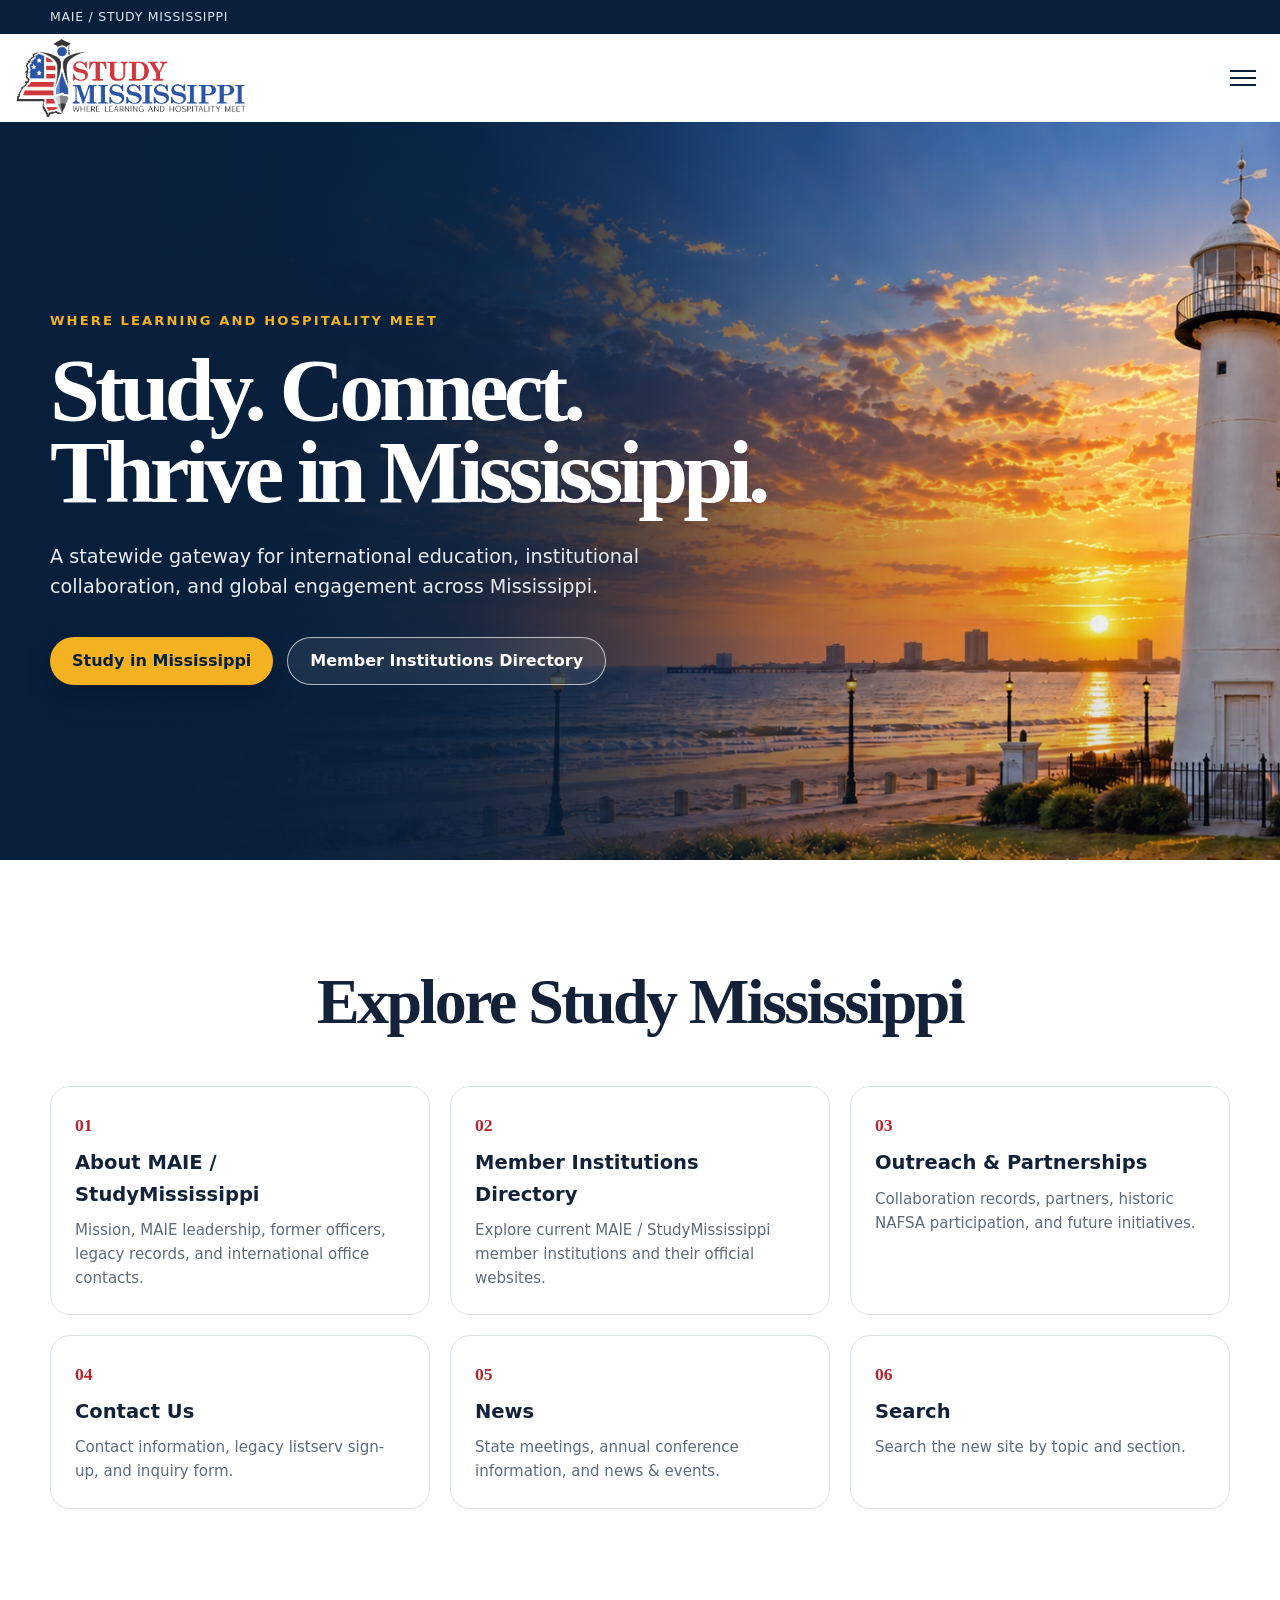
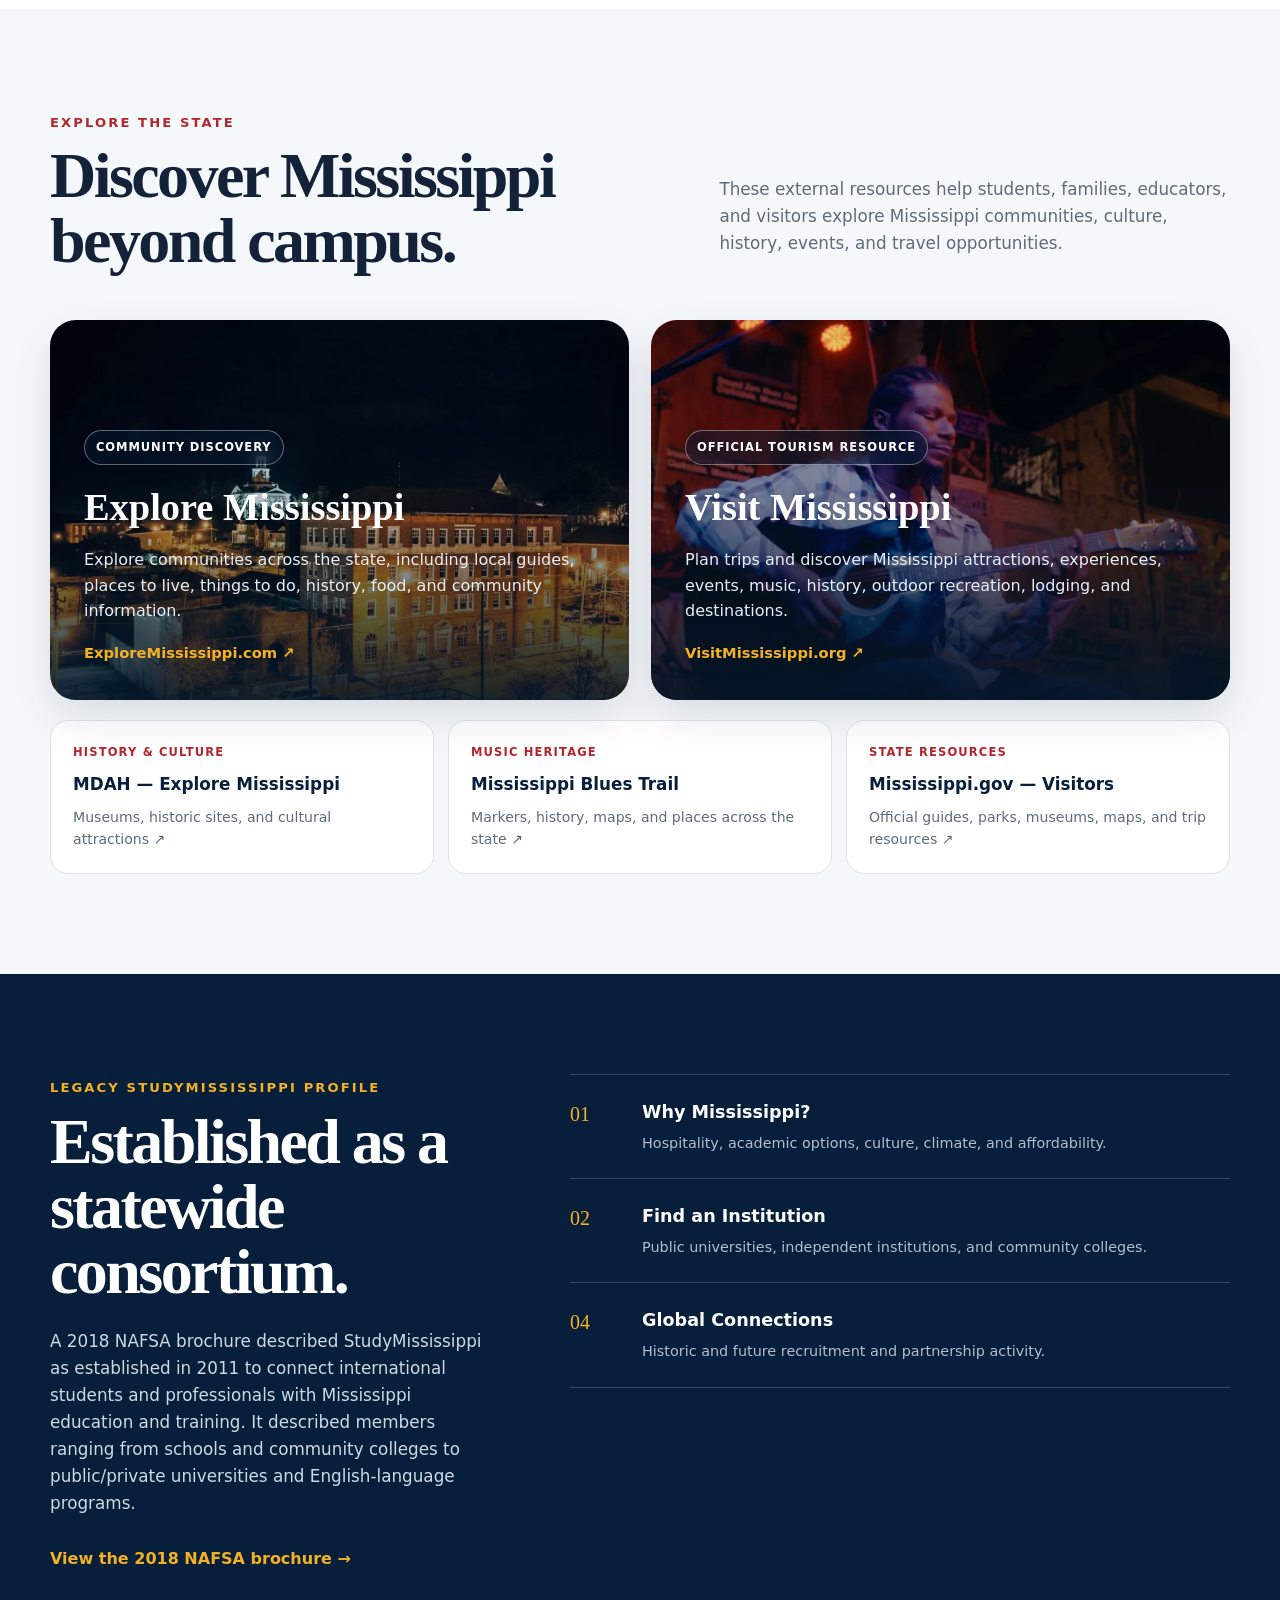
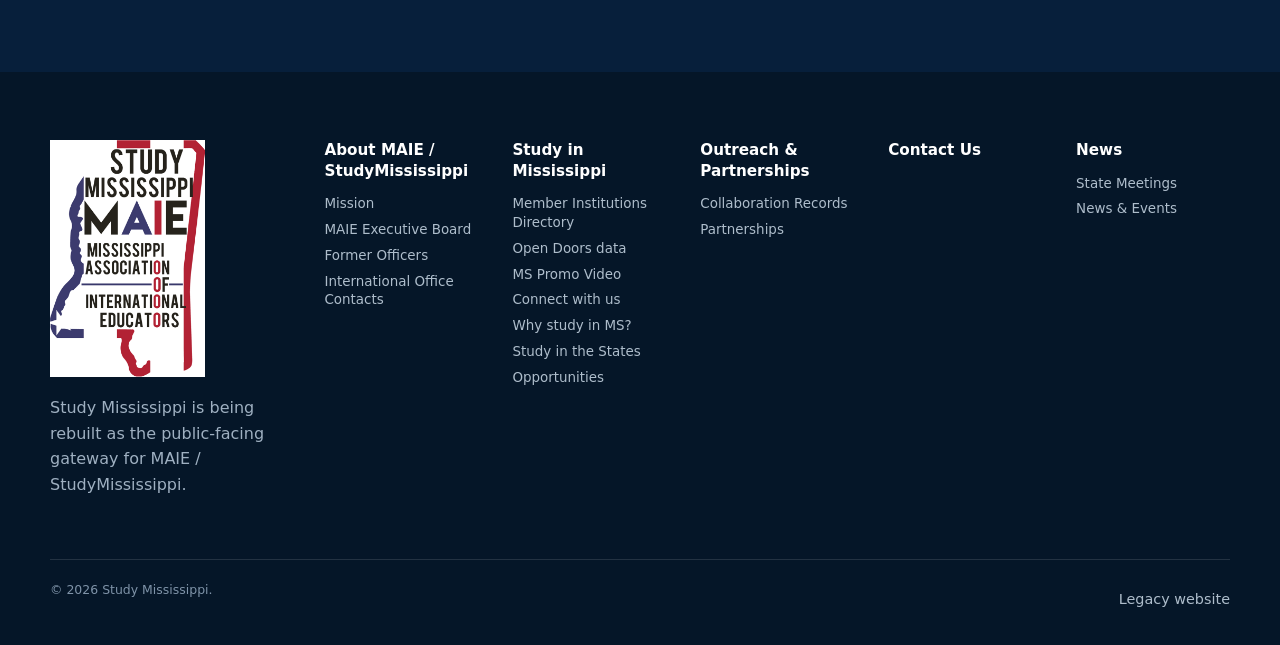
<file: index.html>
<!doctype html><html lang="en"><head><meta charset="utf-8"><meta name="viewport" content="width=device-width, initial-scale=1"><meta name="description" content="Study Mississippi connects international students, educators, institutions, and partners with education opportunities across Mississippi."><title>Study Mississippi | MAIE / StudyMississippi</title><link rel="stylesheet" href="styles.css?v=20261002-nav-dropdowns"></head><body>
<a class="skip-link" href="#main">Skip to content</a>
<header class="site-header">
  <div class="utility-bar"><div class="container utility-inner"><span>MAIE / Study Mississippi</span></div></div>
  <div class="container nav-wrap">
    <a class="brand" href="index.html" aria-label="Study Mississippi home"><img src="assets/user-horizontal-logo.jpg" alt="Study Mississippi"></a>
    <button class="menu-toggle" type="button" aria-expanded="false" aria-controls="main-nav"><span></span><span></span><span></span><span class="sr-only">Open menu</span></button>
    <nav id="main-nav" class="main-nav" aria-label="Main navigation"><a href="about.html">About MAIE / StudyMississippi</a><a href="study-in-mississippi.html">Study in Mississippi</a><a href="outreach-partnerships.html">Outreach &amp; Partnerships</a><a href="contact.html">Contact Us</a><a href="news.html">News</a><form class="header-search" action="search.html" method="get" role="search"><label class="sr-only" for="header-search-indexhtml">Search</label><input id="header-search-indexhtml" name="q" type="search" placeholder="Search"><button type="submit" aria-label="Search">⌕</button></form></nav>
  </div>
</header>
<main id="main">
<section class="hero" aria-labelledby="hero-title">
  <div class="hero-overlay"></div>
  <div class="container hero-content">
    <p class="eyebrow">Where learning and hospitality meet</p>
    <h1 id="hero-title">Study. Connect.<br>Thrive in Mississippi.</h1>
    <p class="hero-copy">A statewide gateway for international education, institutional collaboration, and global engagement across Mississippi.</p>
    <div class="hero-actions">
      <a class="button button-primary" href="study-in-mississippi.html">Study in Mississippi</a>
      <a class="button button-ghost" href="study-in-mississippi.html#directory">Member Institutions Directory</a>
    </div>
  </div>
</section>

<section class="section"><div class="container">
<div class="section-heading centered"><h2>Explore Study Mississippi</h2></div>
<div class="architecture-grid">
<a class="architecture-card" href="about.html"><span class="feature-number">01</span><h3>About MAIE / StudyMississippi</h3><p>Mission, MAIE leadership, former officers, legacy records, and international office contacts.</p></a>
<a class="architecture-card" href="study-in-mississippi.html#directory"><span class="feature-number">02</span><h3>Member Institutions Directory</h3><p>Explore current MAIE / StudyMississippi member institutions and their official websites.</p></a>

<a class="architecture-card" href="outreach-partnerships.html"><span class="feature-number">03</span><h3>Outreach & Partnerships</h3><p>Collaboration records, partners, historic NAFSA participation, and future initiatives.</p></a>
<a class="architecture-card" href="contact.html"><span class="feature-number">04</span><h3>Contact Us</h3><p>Contact information, legacy listserv sign-up, and inquiry form.</p></a>
<a class="architecture-card" href="news.html"><span class="feature-number">05</span><h3>News</h3><p>State meetings, annual conference information, and news &amp; events.</p></a>
<a class="architecture-card" href="search.html"><span class="feature-number">06</span><h3>Search</h3><p>Search the new site by topic and section.</p></a>
</div></div></section>

<section class="section discover-mississippi" aria-labelledby="discover-mississippi-title">
  <div class="container">
    <div class="section-heading split-heading">
      <div>
        <span class="section-kicker">Explore the state</span>
        <h2 id="discover-mississippi-title">Discover Mississippi beyond campus.</h2>
      </div>
      <p>These external resources help students, families, educators, and visitors explore Mississippi communities, culture, history, events, and travel opportunities.</p>
    </div>

    <div class="discover-feature-grid">
      <a class="discover-feature discover-explorems" href="https://exploremississippi.com/" target="_blank" rel="noreferrer">
        <div class="discover-feature-shade"></div>
        <div class="discover-feature-content">
          <span class="external-badge">Community discovery</span>
          <h3>Explore Mississippi</h3>
          <p>Explore communities across the state, including local guides, places to live, things to do, history, food, and community information.</p>
          <strong>ExploreMississippi.com ↗</strong>
        </div>
      </a>

      <a class="discover-feature discover-visitms" href="https://visitmississippi.org/" target="_blank" rel="noreferrer">
        <div class="discover-feature-shade"></div>
        <div class="discover-feature-content">
          <span class="external-badge">Official tourism resource</span>
          <h3>Visit Mississippi</h3>
          <p>Plan trips and discover Mississippi attractions, experiences, events, music, history, outdoor recreation, lodging, and destinations.</p>
          <strong>VisitMississippi.org ↗</strong>
        </div>
      </a>
    </div>

    <div class="discover-resource-links">
      <a href="https://mdah.ms.gov/explore-mississippi" target="_blank" rel="noreferrer">
        <span>History &amp; culture</span>
        <strong>MDAH — Explore Mississippi</strong>
        <em>Museums, historic sites, and cultural attractions ↗</em>
      </a>
      <a href="https://msbluestrail.org/" target="_blank" rel="noreferrer">
        <span>Music heritage</span>
        <strong>Mississippi Blues Trail</strong>
        <em>Markers, history, maps, and places across the state ↗</em>
      </a>
      <a href="https://www.mississippi.gov/" target="_blank" rel="noreferrer">
        <span>State resources</span>
        <strong>Mississippi.gov — Visitors</strong>
        <em>Official guides, parks, museums, maps, and trip resources ↗</em>
      </a>
    </div>
  </div>
</section>

<section class="section students"><div class="container students-layout"><div class="students-copy"><span class="section-kicker light">Legacy StudyMississippi profile</span><h2>Established as a statewide consortium.</h2><p>A 2018 NAFSA brochure described StudyMississippi as established in 2011 to connect international students and professionals with Mississippi education and training. It described members ranging from schools and community colleges to public/private universities and English-language programs.</p><a class="text-link" href="https://uploads.strikinglycdn.com/files/429b5f55-e10a-4bb9-be1c-01d4fcfb916d/NAFSA_2018Brochure.pdf?id=118533" target="_blank" rel="noreferrer">View the 2018 NAFSA brochure →</a></div>
<div class="student-links">
<a href="study-in-mississippi.html#why"><span>01</span><strong>Why Mississippi?</strong><em>Hospitality, academic options, culture, climate, and affordability.</em></a>
<a href="study-in-mississippi.html#directory"><span>02</span><strong>Find an Institution</strong><em>Public universities, independent institutions, and community colleges.</em></a>

<a href="outreach-partnerships.html"><span>04</span><strong>Global Connections</strong><em>Historic and future recruitment and partnership activity.</em></a>
</div></div></section></main><footer class="site-footer"><div class="container footer-grid">
    <div class="footer-brand"><img src="assets/user-horizontal-logo.jpg" alt="Study Mississippi"><p>Study Mississippi is being rebuilt as the public-facing gateway for MAIE / StudyMississippi.</p></div>
    <div class="footer-group">
      <h3><a href="about.html">About MAIE / StudyMississippi</a></h3>
      <a href="about.html#mission">Mission</a>
      <a href="about.html#executive-board">MAIE Executive Board</a>
      <a href="about.html#former-officers">Former Officers</a>
      <a href="about.html#international-office-contacts">International Office Contacts</a>
    </div>
    <div class="footer-group">
      <h3><a href="study-in-mississippi.html">Study in Mississippi</a></h3>
      <a href="study-in-mississippi.html#directory">Member Institutions Directory</a>
      <a href="study-in-mississippi.html#open-doors">Open Doors data</a>
      <a href="study-in-mississippi.html#ms-promo-video">MS Promo Video</a>
      <a href="study-in-mississippi.html#connect-with-us">Connect with us</a>
      <a href="study-in-mississippi.html#why-study-ms">Why study in MS?</a>
      <a href="study-in-mississippi.html#study-in-the-states">Study in the States</a>
      <a href="study-in-mississippi.html#opportunities">Opportunities</a>
    </div>
    <div class="footer-group">
      <h3><a href="outreach-partnerships.html">Outreach &amp; Partnerships</a></h3>
      <a href="outreach-partnerships.html#collaboration-records">Collaboration Records</a>
      <a href="outreach-partnerships.html#partnerships">Partnerships</a>
    </div>
    <div class="footer-group">
      <h3><a href="contact.html">Contact Us</a></h3>
    </div>
    <div class="footer-group">
      <h3><a href="news.html">News</a></h3>
      <a href="news.html#state-meetings">State Meetings</a>
      <a href="news.html#news-events">News &amp; Events</a>
    </div>
  </div><div class="container footer-bottom"><span>© <span id="year"></span> Study Mississippi.</span><span><a href="https://maiestudyms.mystrikingly.com/" target="_blank" rel="noreferrer">Legacy website</a></span></div></footer><script src="script.js?v=20261030-footer-groups"></script></body></html>
</file>
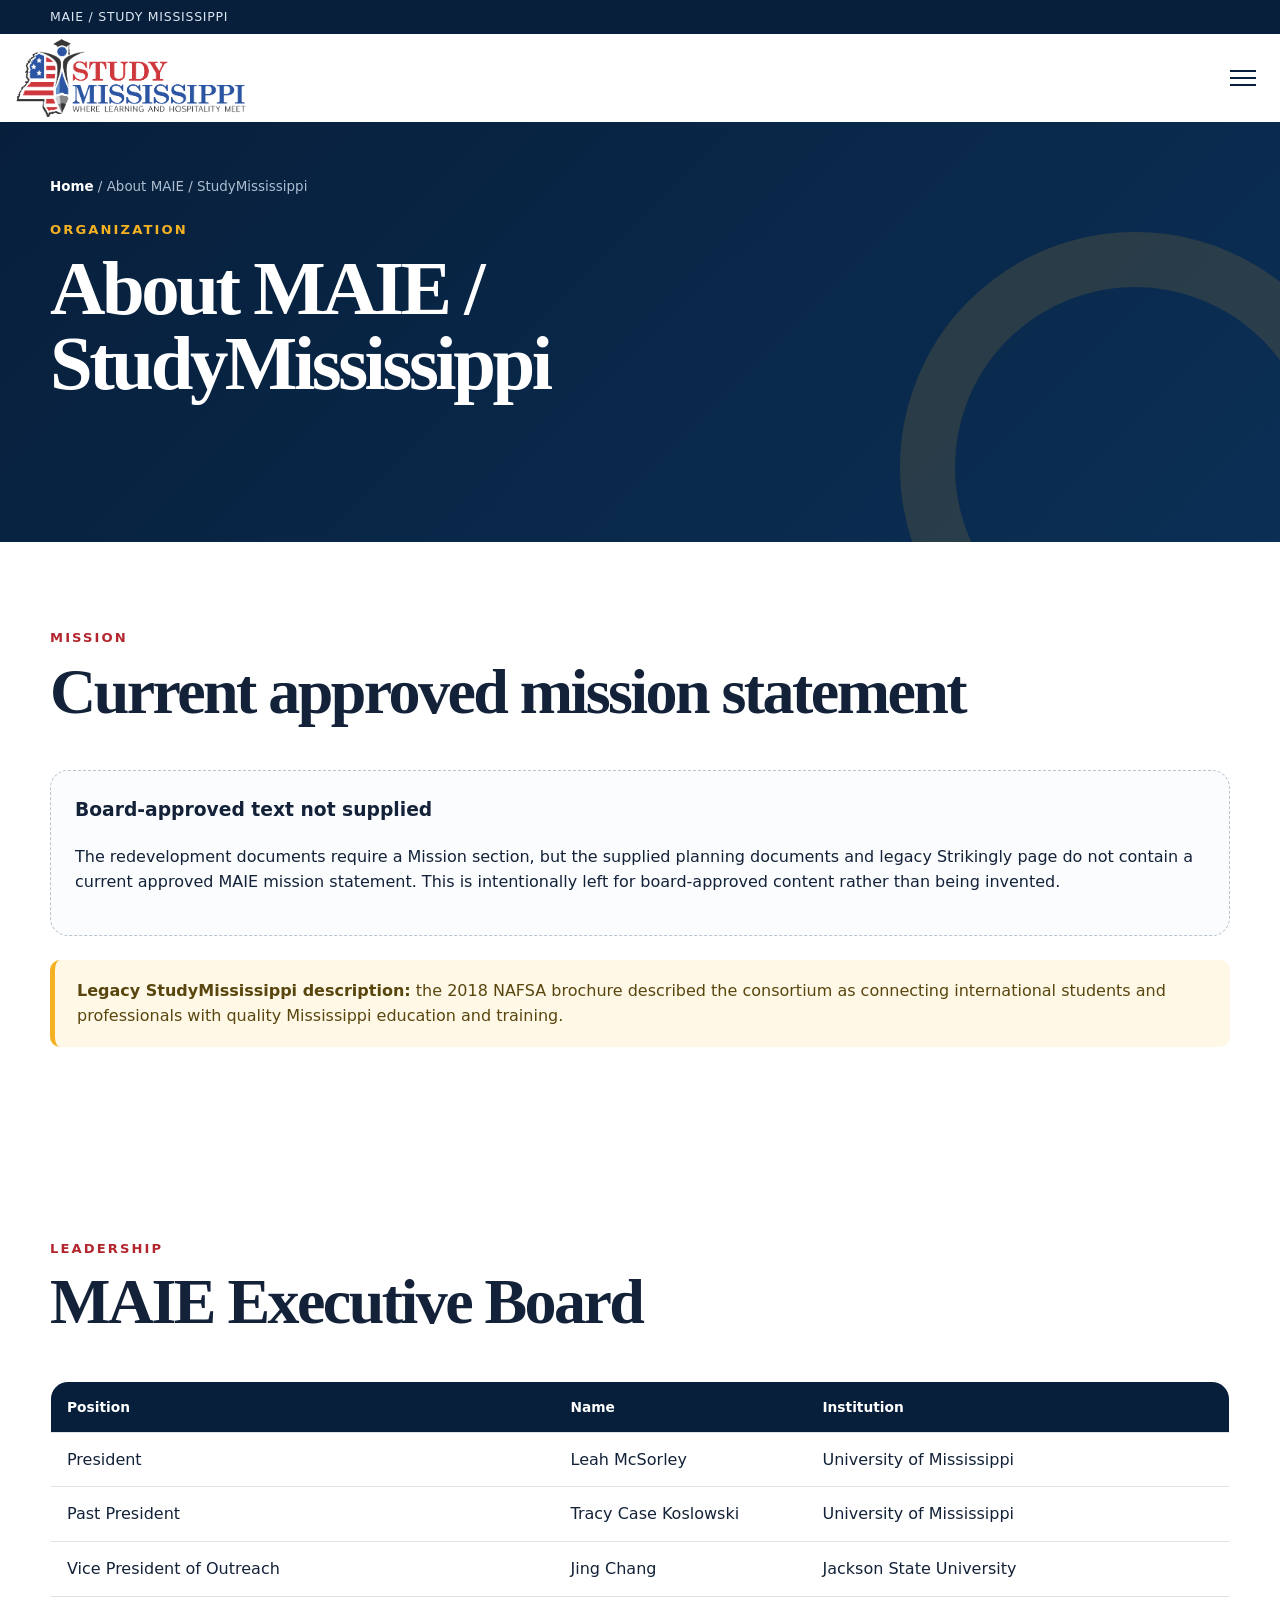
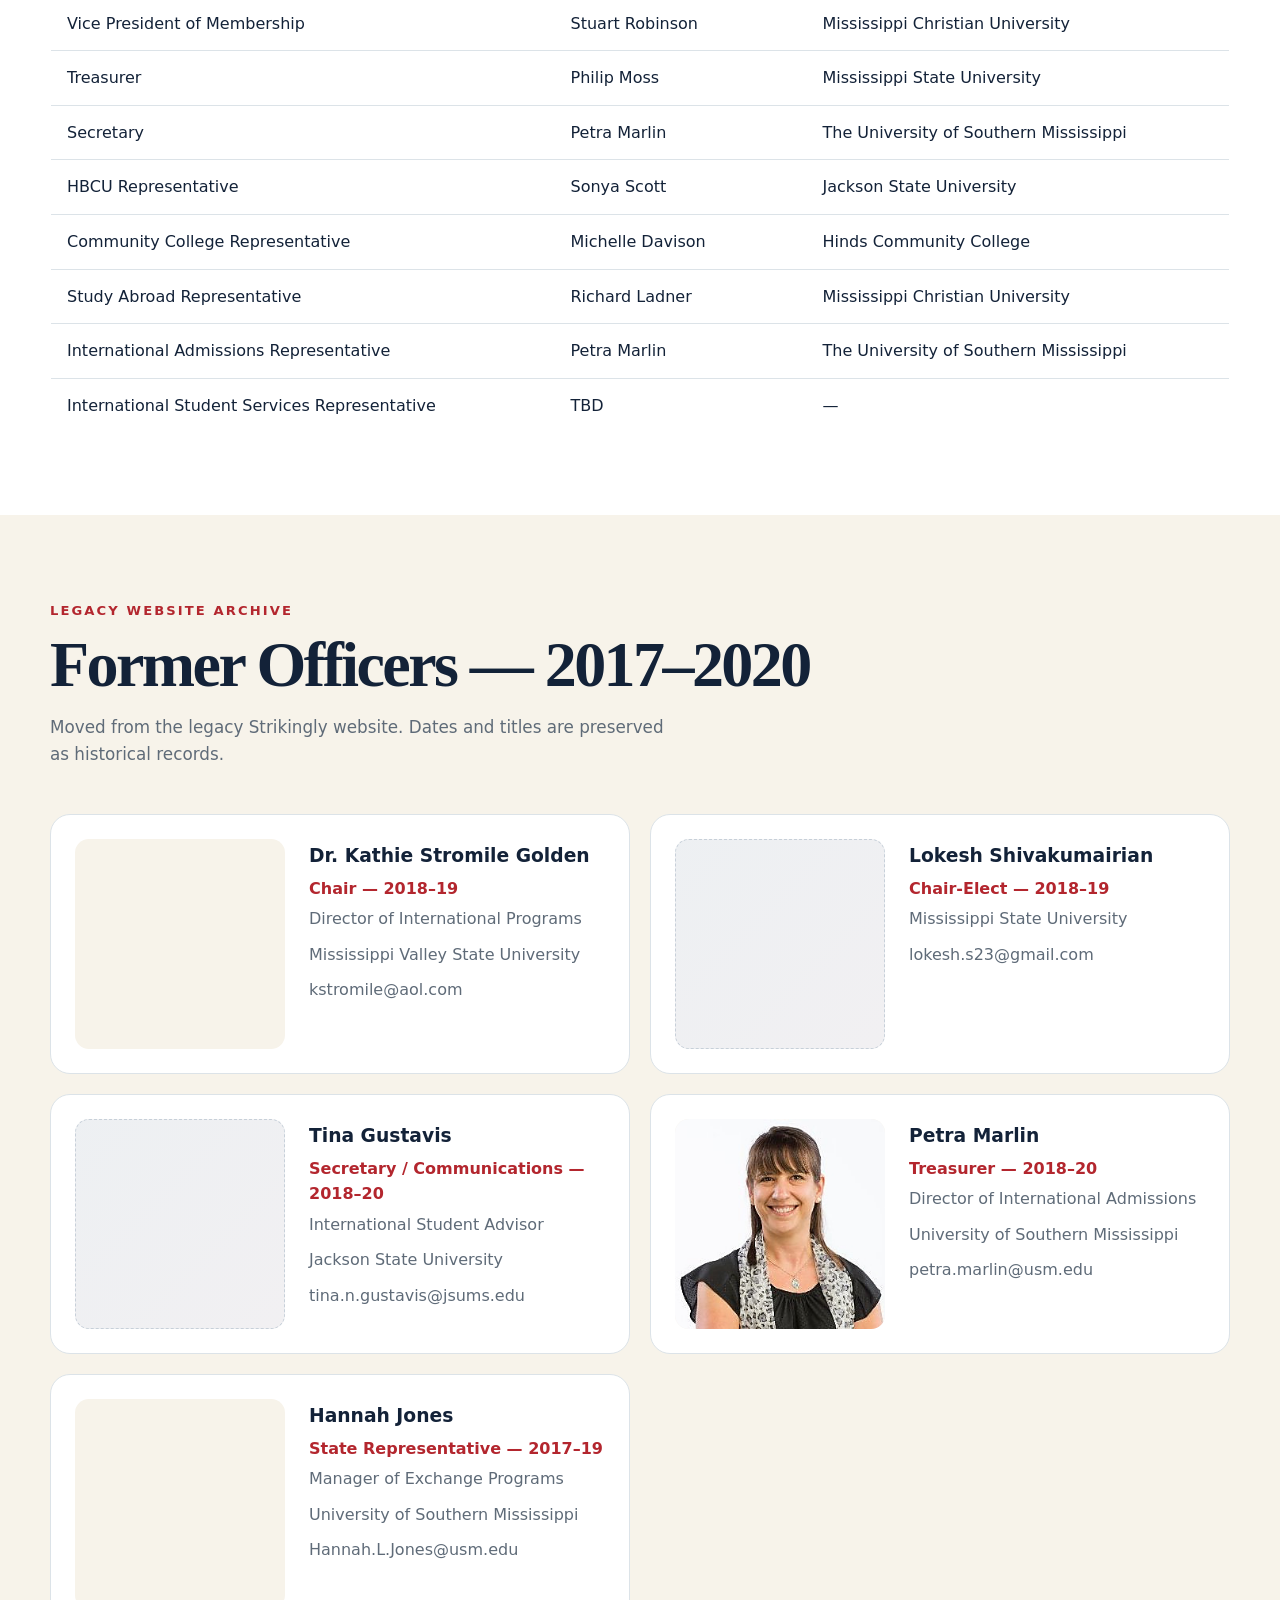
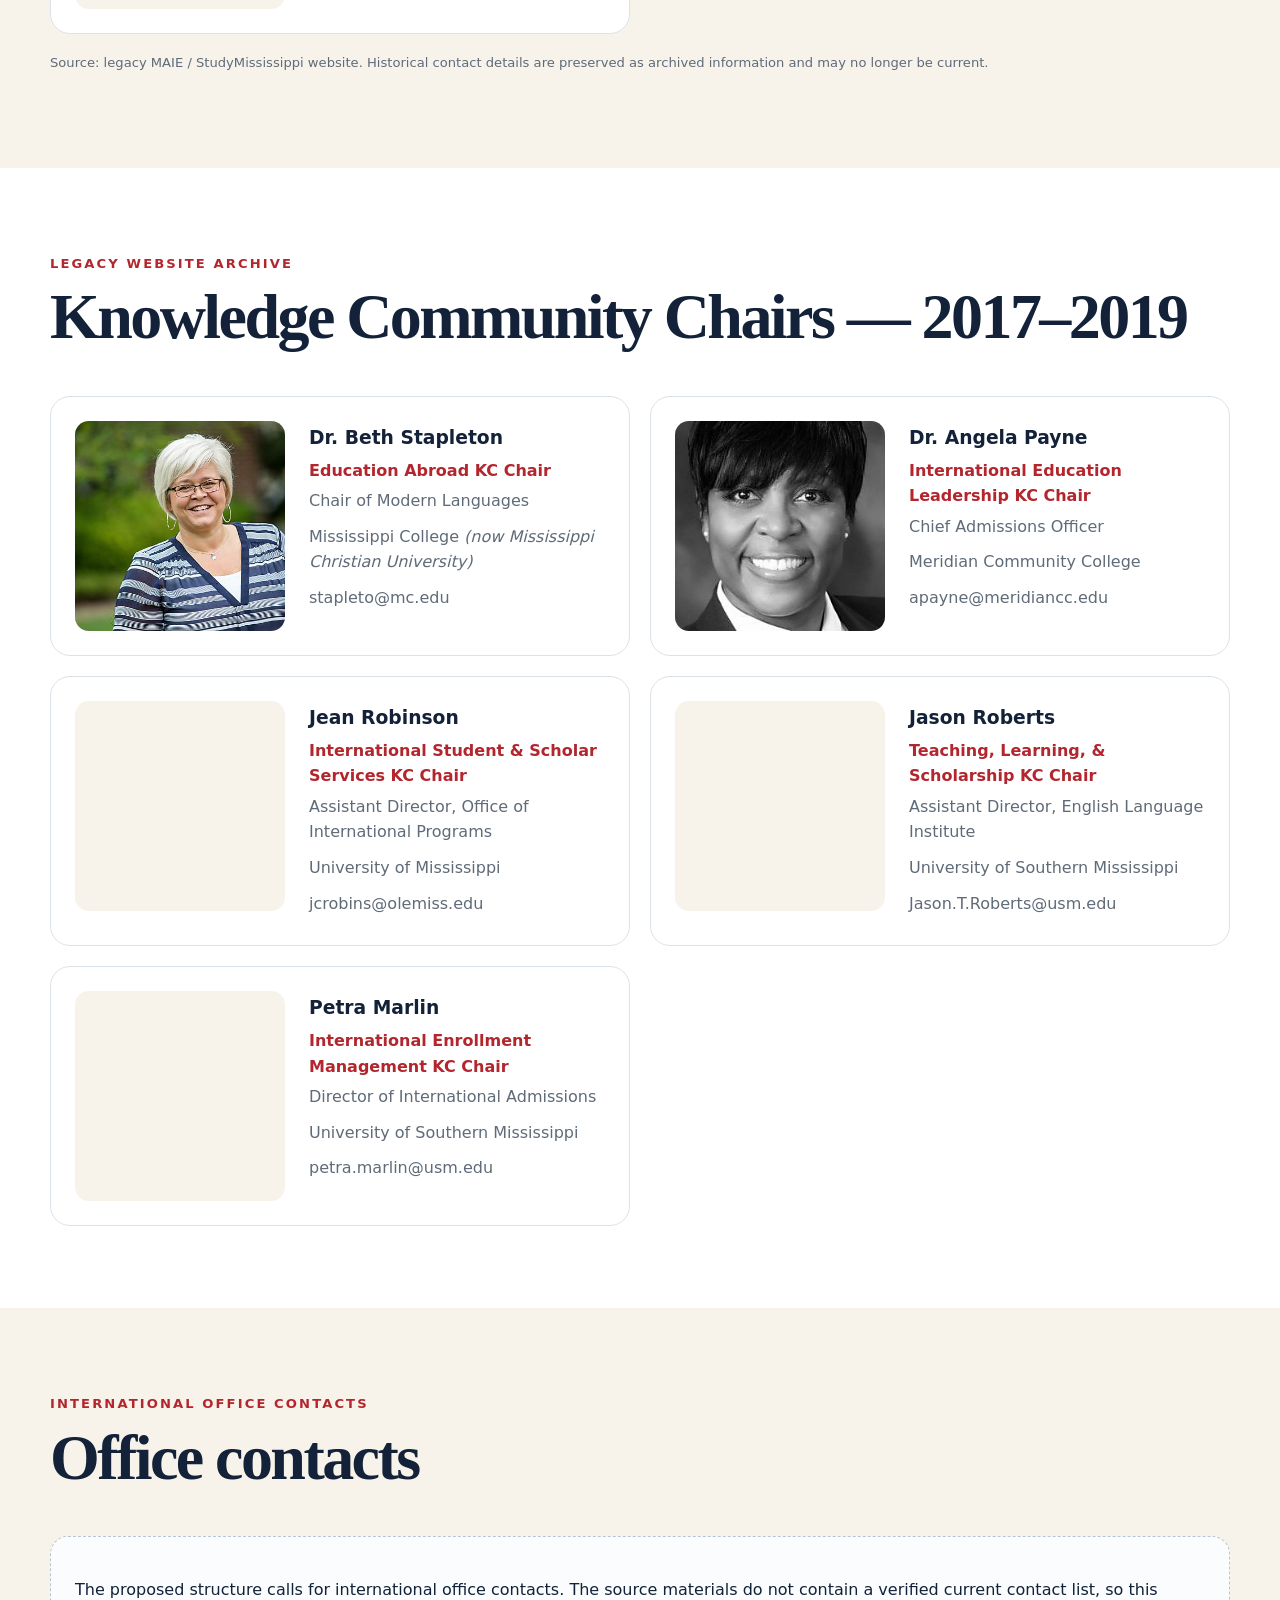
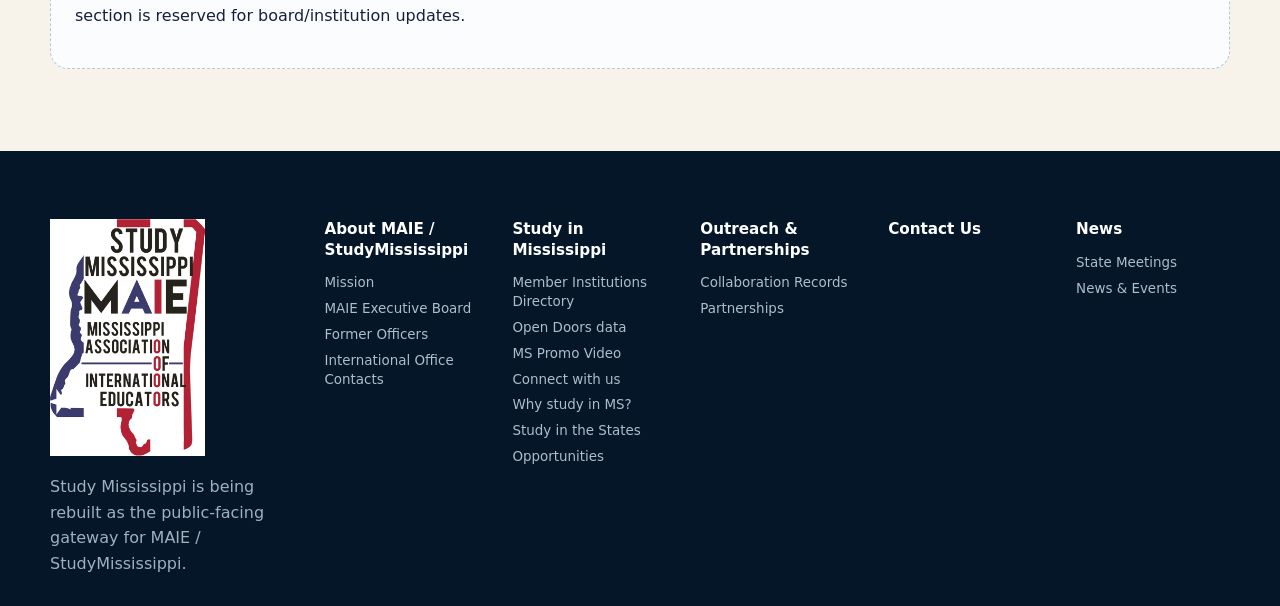
<file: about-maie.html>
<!doctype html><html lang="en"><head><meta charset="utf-8"><meta http-equiv="refresh" content="0; url=about.html"><meta name="robots" content="noindex"><link rel="canonical" href="about.html"><title>Page moved | Study Mississippi</title></head><body><p>This page moved to <a href="about.html">about.html</a>.</p></body></html>
</file>
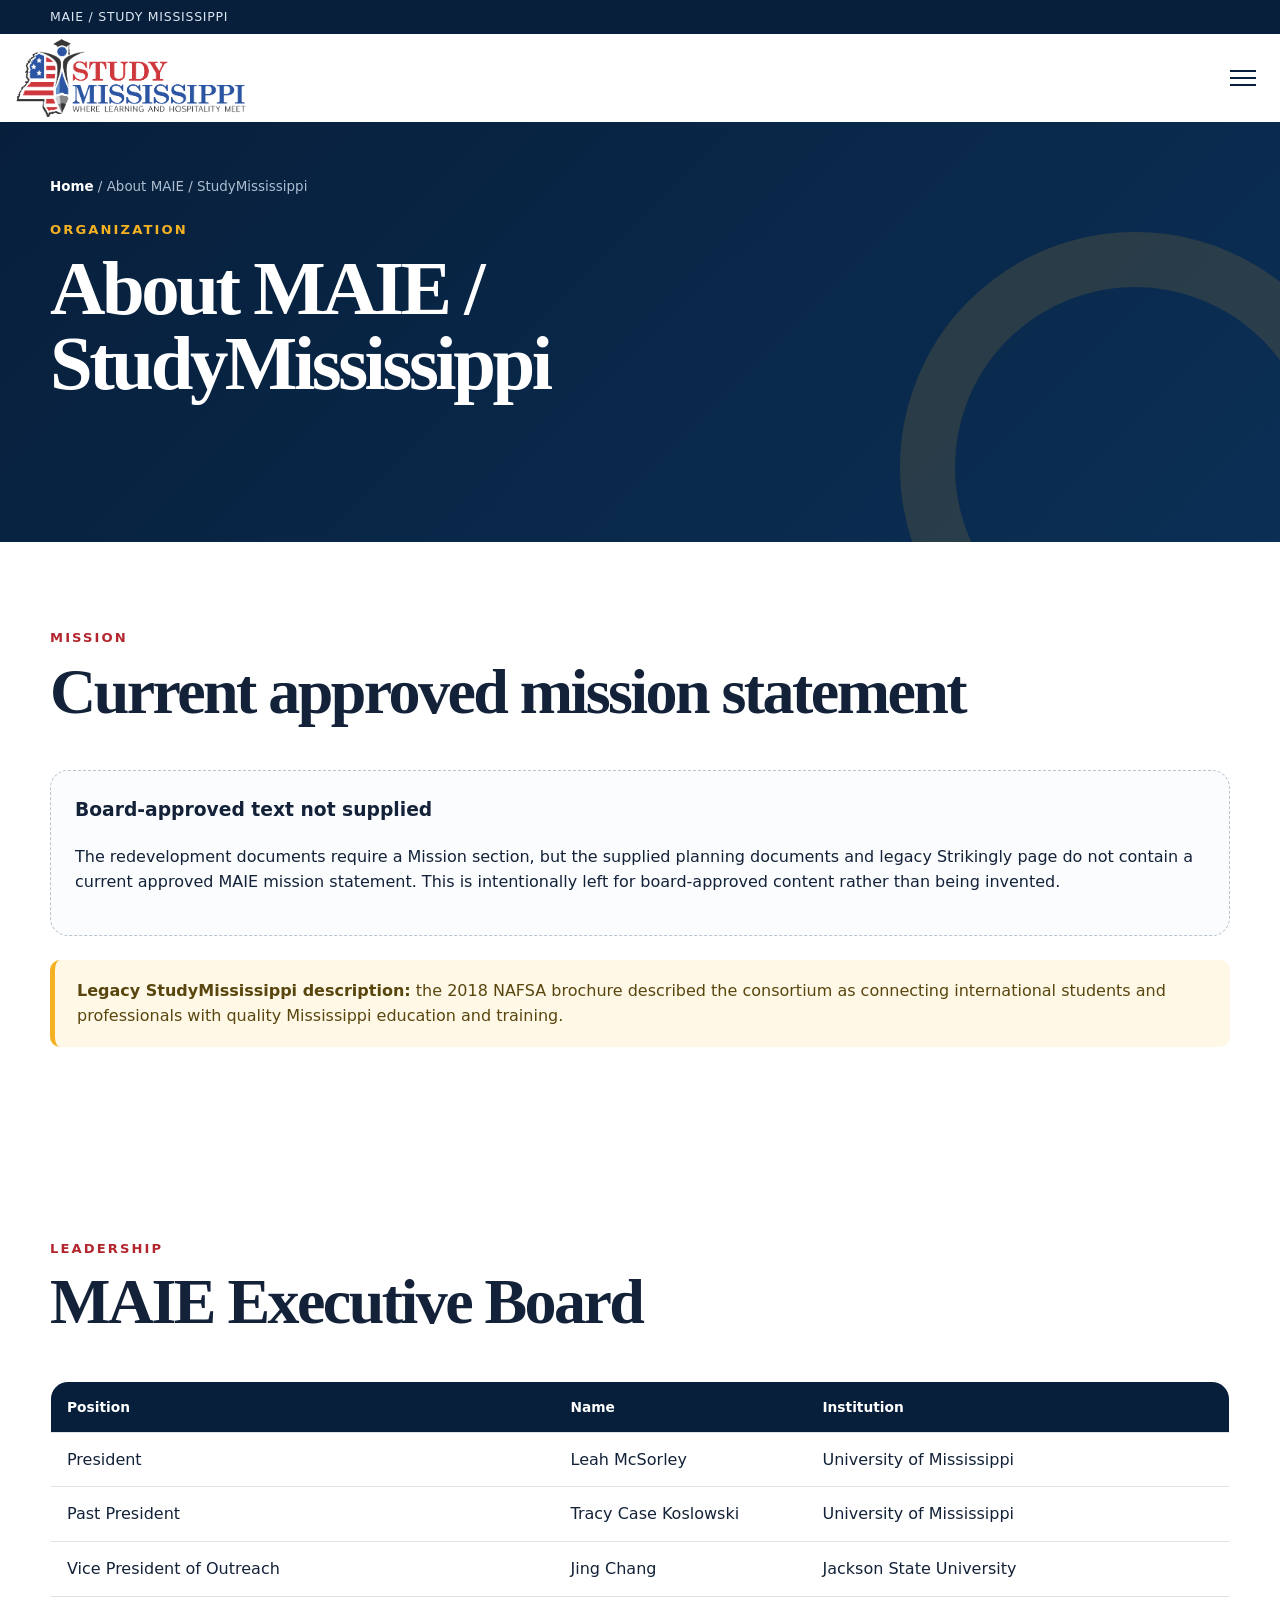
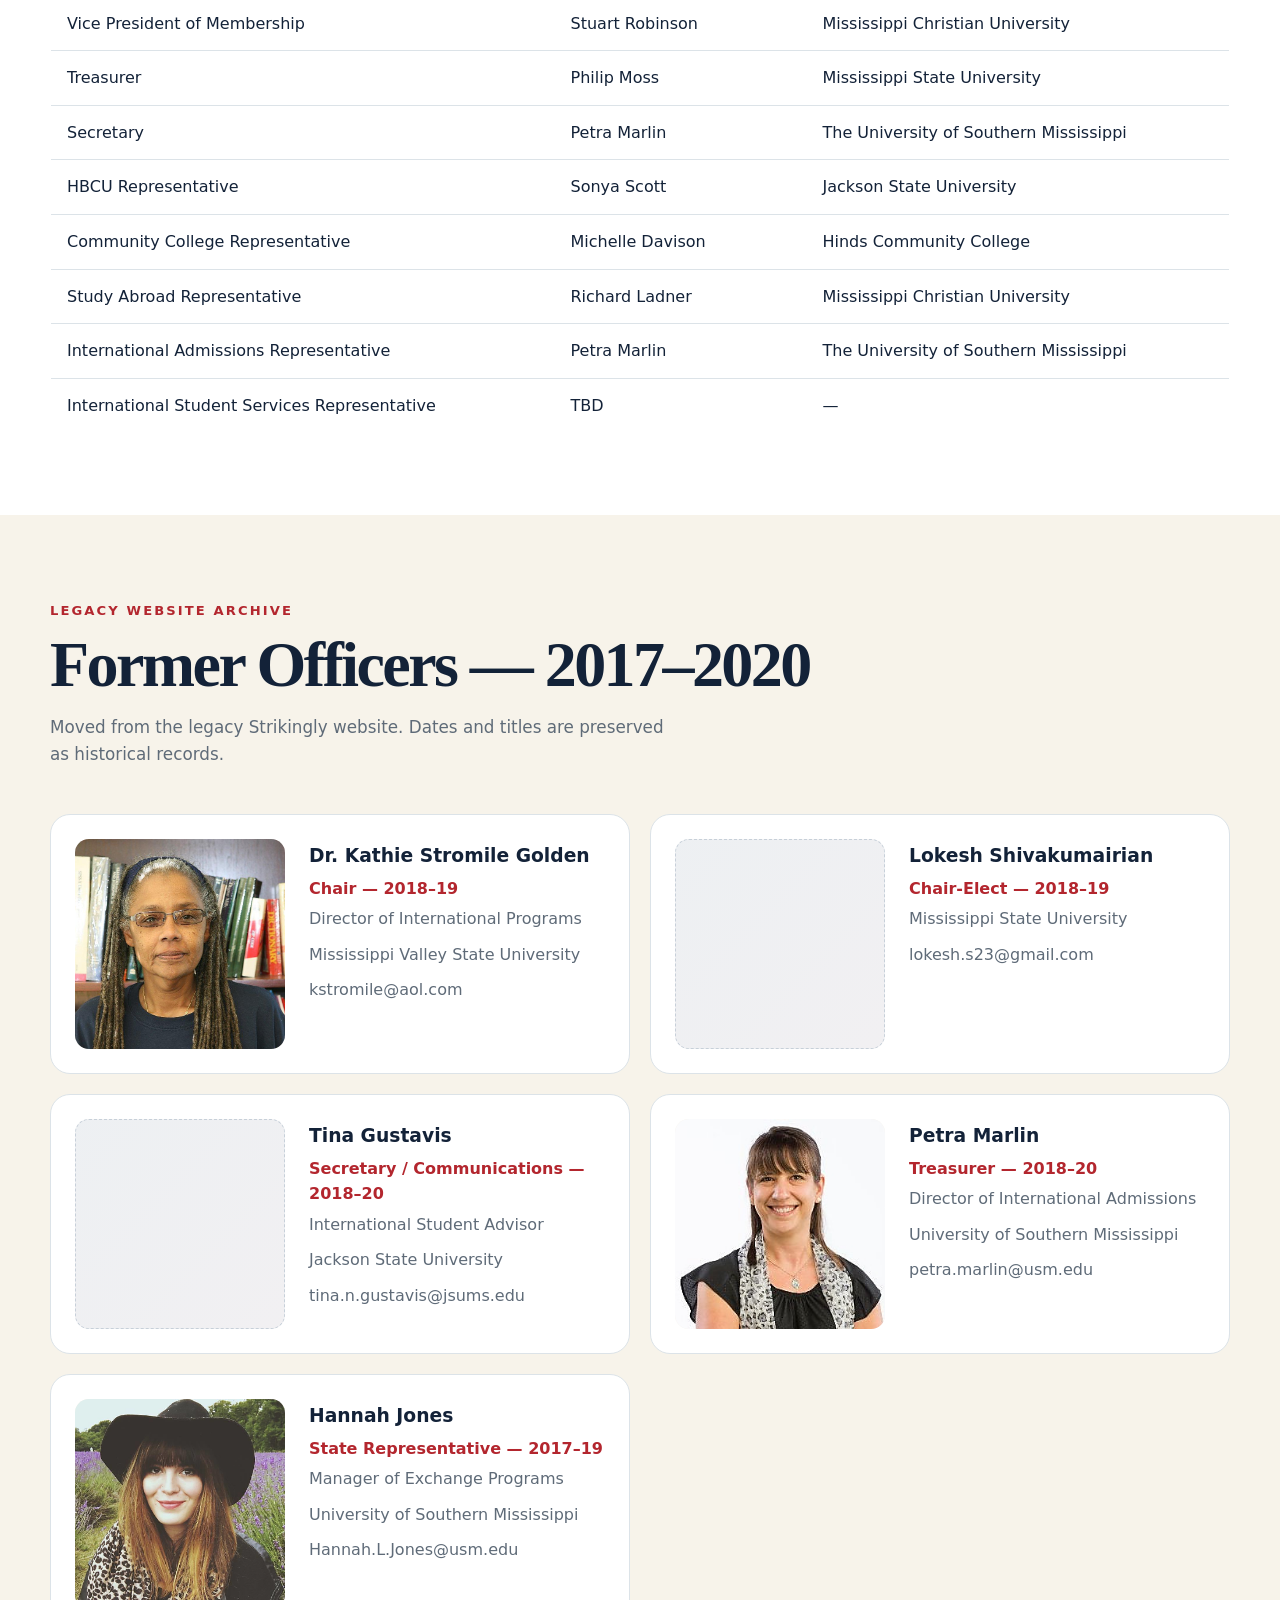
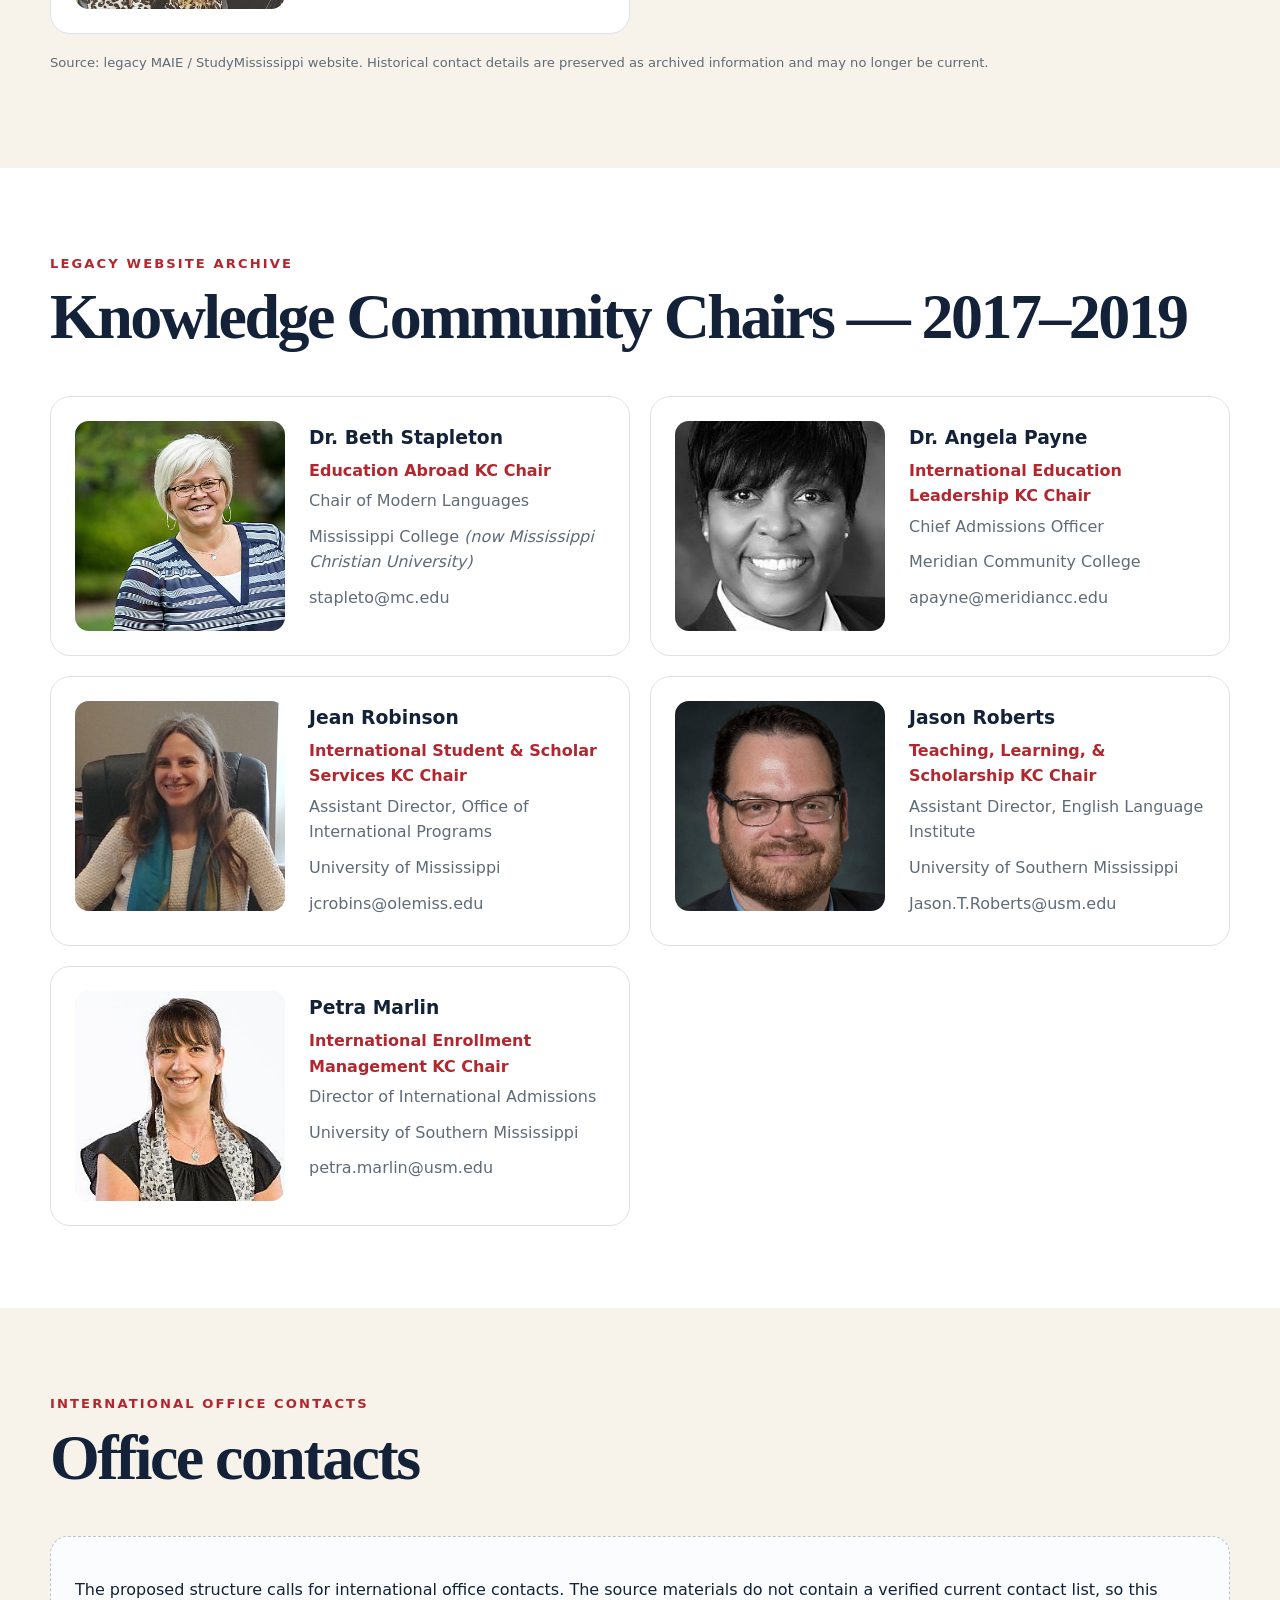
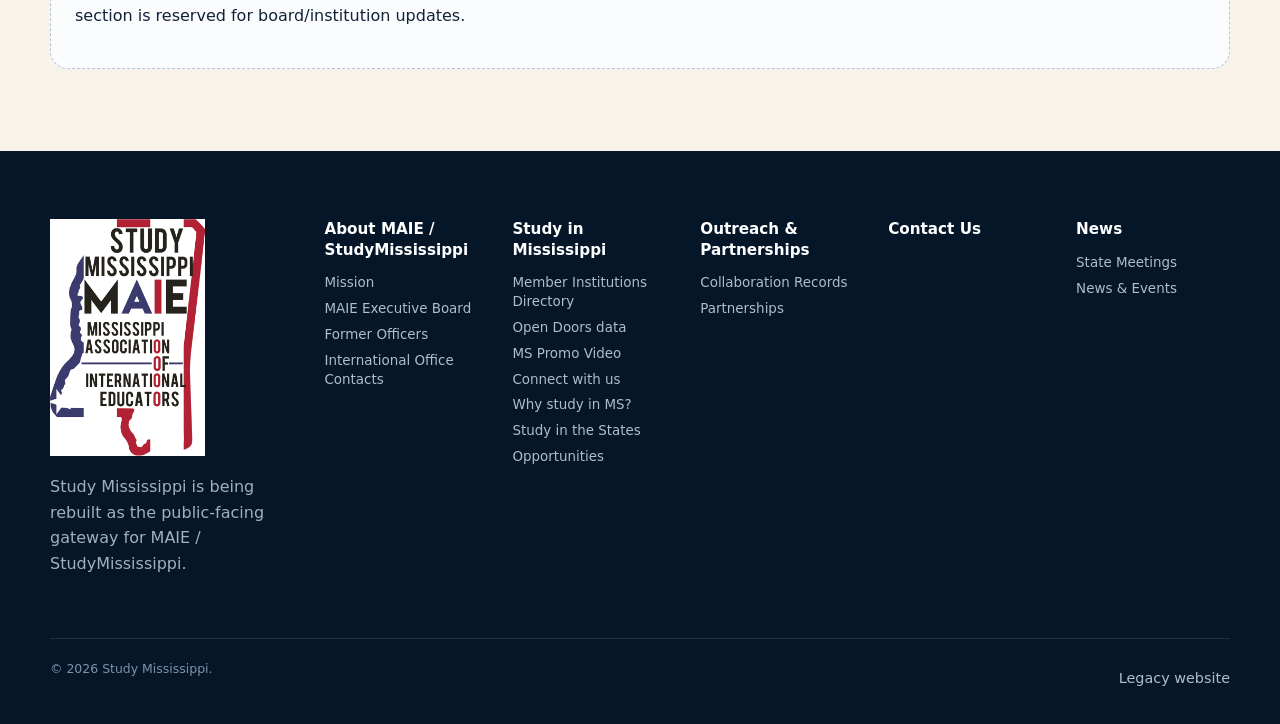
<file: about.html>
<!doctype html><html lang="en"><head><meta charset="utf-8"><meta name="viewport" content="width=device-width, initial-scale=1"><meta name="description" content="About MAIE / StudyMississippi - Study Mississippi"><title>About MAIE / StudyMississippi | Study Mississippi</title><link rel="stylesheet" href="styles.css?v=20261030-member-page-retired"><!-- Local portrait originals synced into assets/people on 2026-10-01. --></head><body><a class="skip-link" href="#main">Skip to content</a>
<header class="site-header">
  <div class="utility-bar"><div class="container utility-inner"><span>MAIE / Study Mississippi</span></div></div>
  <div class="container nav-wrap">
    <a class="brand" href="index.html" aria-label="Study Mississippi home"><img src="assets/user-horizontal-logo.jpg" alt="Study Mississippi"></a>
    <button class="menu-toggle" type="button" aria-expanded="false" aria-controls="main-nav"><span></span><span></span><span></span><span class="sr-only">Open menu</span></button>
    <nav id="main-nav" class="main-nav" aria-label="Main navigation"><a href="about.html" aria-current="page">About MAIE / StudyMississippi</a><a href="study-in-mississippi.html">Study in Mississippi</a><a href="outreach-partnerships.html">Outreach &amp; Partnerships</a><a href="contact.html">Contact Us</a><a href="news.html">News</a><form class="header-search" action="search.html" method="get" role="search"><label class="sr-only" for="header-search-abouthtml">Search</label><input id="header-search-abouthtml" name="q" type="search" placeholder="Search"><button type="submit" aria-label="Search">⌕</button></form></nav>
  </div>
</header><main id="main"><section class="page-hero"><div class="container"><div class="breadcrumbs"><a href="index.html">Home</a> / About MAIE / StudyMississippi</div><span class="section-kicker">Organization</span><h1>About MAIE / StudyMississippi</h1></div></section><section class="page-section" id="mission"><div class="container">
<div class="section-heading">
  <span class="section-kicker">Mission</span>
  <h2>Current approved mission statement</h2>
</div>
<div class="pending-box"><h3>Board-approved text not supplied</h3><p>The redevelopment documents require a Mission section, but the supplied planning documents and legacy Strikingly page do not contain a current approved MAIE mission statement. This is intentionally left for board-approved content rather than being invented.</p></div>
<p class="archive-note"><strong>Legacy StudyMississippi description:</strong> the 2018 NAFSA brochure described the consortium as connecting international students and professionals with quality Mississippi education and training.</p>
</div></section>

<section class="page-section" id="executive-board"><div class="container">
<div class="section-heading"><span class="section-kicker">Leadership</span><h2>MAIE Executive Board</h2></div>
<table class="record-table"><thead><tr><th>Position</th><th>Name</th><th>Institution</th></tr></thead><tbody>
<tr><td>President</td><td>Leah McSorley</td><td>University of Mississippi</td></tr>
<tr><td>Past President</td><td>Tracy Case Koslowski</td><td>University of Mississippi</td></tr>
<tr><td>Vice President of Outreach</td><td>Jing Chang</td><td>Jackson State University</td></tr>
<tr><td>Vice President of Membership</td><td>Stuart Robinson</td><td>Mississippi Christian University</td></tr>
<tr><td>Treasurer</td><td>Philip Moss</td><td>Mississippi State University</td></tr>
<tr><td>Secretary</td><td>Petra Marlin</td><td>The University of Southern Mississippi</td></tr>
<tr><td>HBCU Representative</td><td>Sonya Scott</td><td>Jackson State University</td></tr>
<tr><td>Community College Representative</td><td>Michelle Davison</td><td>Hinds Community College</td></tr>
<tr><td>Study Abroad Representative</td><td>Richard Ladner</td><td>Mississippi Christian University</td></tr>
<tr><td>International Admissions Representative</td><td>Petra Marlin</td><td>The University of Southern Mississippi</td></tr>
<tr><td>International Student Services Representative</td><td>TBD</td><td>&mdash;</td></tr>
</tbody></table>
</div></section>

<section class="page-section alt" id="former-officers"><div class="container"><div class="section-heading"><span class="section-kicker">Legacy website archive</span><h2>Former Officers — 2017–2020</h2><p>Moved from the legacy Strikingly website. Dates and titles are preserved as historical records.</p></div>
<div class="profile-grid">
<div class="profile-card"><img class="profile-photo" loading="lazy" decoding="async" src="assets/people/kathie-stromile-golden.jpg" alt="Legacy portrait from the 2018 MAIE website"><h3>Dr. Kathie Stromile Golden</h3><div class="role">Chair — 2018–19</div><p>Director of International Programs</p><p>Mississippi Valley State University</p><p><a href="mailto:kstromile@aol.com">kstromile@aol.com</a></p></div>
<div class="profile-card"><div class="profile-photo profile-photo-placeholder" aria-hidden="true"></div><h3>Lokesh Shivakumairian</h3><div class="role">Chair-Elect — 2018–19</div><p>Mississippi State University</p><p><a href="mailto:lokesh.s23@gmail.com">lokesh.s23@gmail.com</a></p></div>
<div class="profile-card"><div class="profile-photo profile-photo-placeholder" aria-hidden="true"></div><h3>Tina Gustavis</h3><div class="role">Secretary / Communications — 2018–20</div><p>International Student Advisor</p><p>Jackson State University</p><p><a href="mailto:tina.n.gustavis@jsums.edu">tina.n.gustavis@jsums.edu</a></p></div>
<div class="profile-card"><img class="profile-photo" loading="lazy" decoding="async" src="assets/people/petra-marlin-board.jpg" alt="Legacy portrait from the 2018 MAIE website"><h3>Petra Marlin</h3><div class="role">Treasurer — 2018–20</div><p>Director of International Admissions</p><p>University of Southern Mississippi</p><p><a href="mailto:petra.marlin@usm.edu">petra.marlin@usm.edu</a></p></div>
<div class="profile-card"><img class="profile-photo" loading="lazy" decoding="async" src="assets/people/hannah-jones.jpg" alt="Legacy portrait from the 2018 MAIE website"><h3>Hannah Jones</h3><div class="role">State Representative — 2017–19</div><p>Manager of Exchange Programs</p><p>University of Southern Mississippi</p><p><a href="mailto:Hannah.L.Jones@usm.edu">Hannah.L.Jones@usm.edu</a></p></div>
</div>
<p class="source-note">Source: legacy MAIE / StudyMississippi website. Historical contact details are preserved as archived information and may no longer be current.</p>
</div></section>

<section class="page-section" id="kc-chairs"><div class="container"><div class="section-heading"><span class="section-kicker">Legacy website archive</span><h2>Knowledge Community Chairs — 2017–2019</h2></div>
<div class="profile-grid">
<div class="profile-card"><img class="profile-photo" loading="lazy" decoding="async" src="assets/people/beth-stapleton.jpg" alt="Legacy section image from the 2018 MAIE website"><h3>Dr. Beth Stapleton</h3><div class="role">Education Abroad KC Chair</div><p>Chair of Modern Languages</p><p>Mississippi College <em>(now Mississippi Christian University)</em></p><p><a href="mailto:stapleto@mc.edu">stapleto@mc.edu</a></p></div>
<div class="profile-card"><img class="profile-photo" loading="lazy" decoding="async" src="assets/people/angela-payne.jpg" alt="Legacy section image from the 2018 MAIE website"><h3>Dr. Angela Payne</h3><div class="role">International Education Leadership KC Chair</div><p>Chief Admissions Officer</p><p>Meridian Community College</p><p><a href="mailto:apayne@meridiancc.edu">apayne@meridiancc.edu</a></p></div>
<div class="profile-card"><img class="profile-photo" loading="lazy" decoding="async" src="assets/people/jean-robinson.jpg" alt="Legacy section image from the 2018 MAIE website"><h3>Jean Robinson</h3><div class="role">International Student & Scholar Services KC Chair</div><p>Assistant Director, Office of International Programs</p><p>University of Mississippi</p><p><a href="mailto:jcrobins@olemiss.edu">jcrobins@olemiss.edu</a></p></div>
<div class="profile-card"><img class="profile-photo" loading="lazy" decoding="async" src="assets/people/jason-roberts.jpg" alt="Legacy section image from the 2018 MAIE website"><h3>Jason Roberts</h3><div class="role">Teaching, Learning, & Scholarship KC Chair</div><p>Assistant Director, English Language Institute</p><p>University of Southern Mississippi</p><p><a href="mailto:Jason.T.Roberts@usm.edu">Jason.T.Roberts@usm.edu</a></p></div>
<div class="profile-card"><img class="profile-photo" loading="lazy" decoding="async" src="assets/people/petra-marlin-kc.jpg" alt="Legacy section image from the 2018 MAIE website"><h3>Petra Marlin</h3><div class="role">International Enrollment Management KC Chair</div><p>Director of International Admissions</p><p>University of Southern Mississippi</p><p><a href="mailto:petra.marlin@usm.edu">petra.marlin@usm.edu</a></p></div>
</div></div></section>

<section class="page-section alt" id="international-office-contacts"><div class="container">
<div class="section-heading"><span class="section-kicker">International Office Contacts</span><h2>Office contacts</h2></div>
<div class="pending-box"><p>The proposed structure calls for international office contacts. The source materials do not contain a verified current contact list, so this section is reserved for board/institution updates.</p></div>
</div></section>

</main><footer class="site-footer"><div class="container footer-grid">
    <div class="footer-brand"><img src="assets/user-horizontal-logo.jpg" alt="Study Mississippi"><p>Study Mississippi is being rebuilt as the public-facing gateway for MAIE / StudyMississippi.</p></div>
    <div class="footer-group">
      <h3><a href="about.html">About MAIE / StudyMississippi</a></h3>
      <a href="about.html#mission">Mission</a>
      <a href="about.html#executive-board">MAIE Executive Board</a>
      <a href="about.html#former-officers">Former Officers</a>
      <a href="about.html#international-office-contacts">International Office Contacts</a>
    </div>
    <div class="footer-group">
      <h3><a href="study-in-mississippi.html">Study in Mississippi</a></h3>
      <a href="study-in-mississippi.html#directory">Member Institutions Directory</a>
      <a href="study-in-mississippi.html#open-doors">Open Doors data</a>
      <a href="study-in-mississippi.html#ms-promo-video">MS Promo Video</a>
      <a href="study-in-mississippi.html#connect-with-us">Connect with us</a>
      <a href="study-in-mississippi.html#why-study-ms">Why study in MS?</a>
      <a href="study-in-mississippi.html#study-in-the-states">Study in the States</a>
      <a href="study-in-mississippi.html#opportunities">Opportunities</a>
    </div>
    <div class="footer-group">
      <h3><a href="outreach-partnerships.html">Outreach &amp; Partnerships</a></h3>
      <a href="outreach-partnerships.html#collaboration-records">Collaboration Records</a>
      <a href="outreach-partnerships.html#partnerships">Partnerships</a>
    </div>
    <div class="footer-group">
      <h3><a href="contact.html">Contact Us</a></h3>
    </div>
    <div class="footer-group">
      <h3><a href="news.html">News</a></h3>
      <a href="news.html#state-meetings">State Meetings</a>
      <a href="news.html#news-events">News &amp; Events</a>
    </div>
  </div><div class="container footer-bottom"><span>© <span id="year"></span> Study Mississippi.</span><span><a href="https://maiestudyms.mystrikingly.com/" target="_blank" rel="noreferrer">Legacy website</a></span></div></footer><script src="script.js?v=20261030-footer-groups"></script></body></html>
</file>
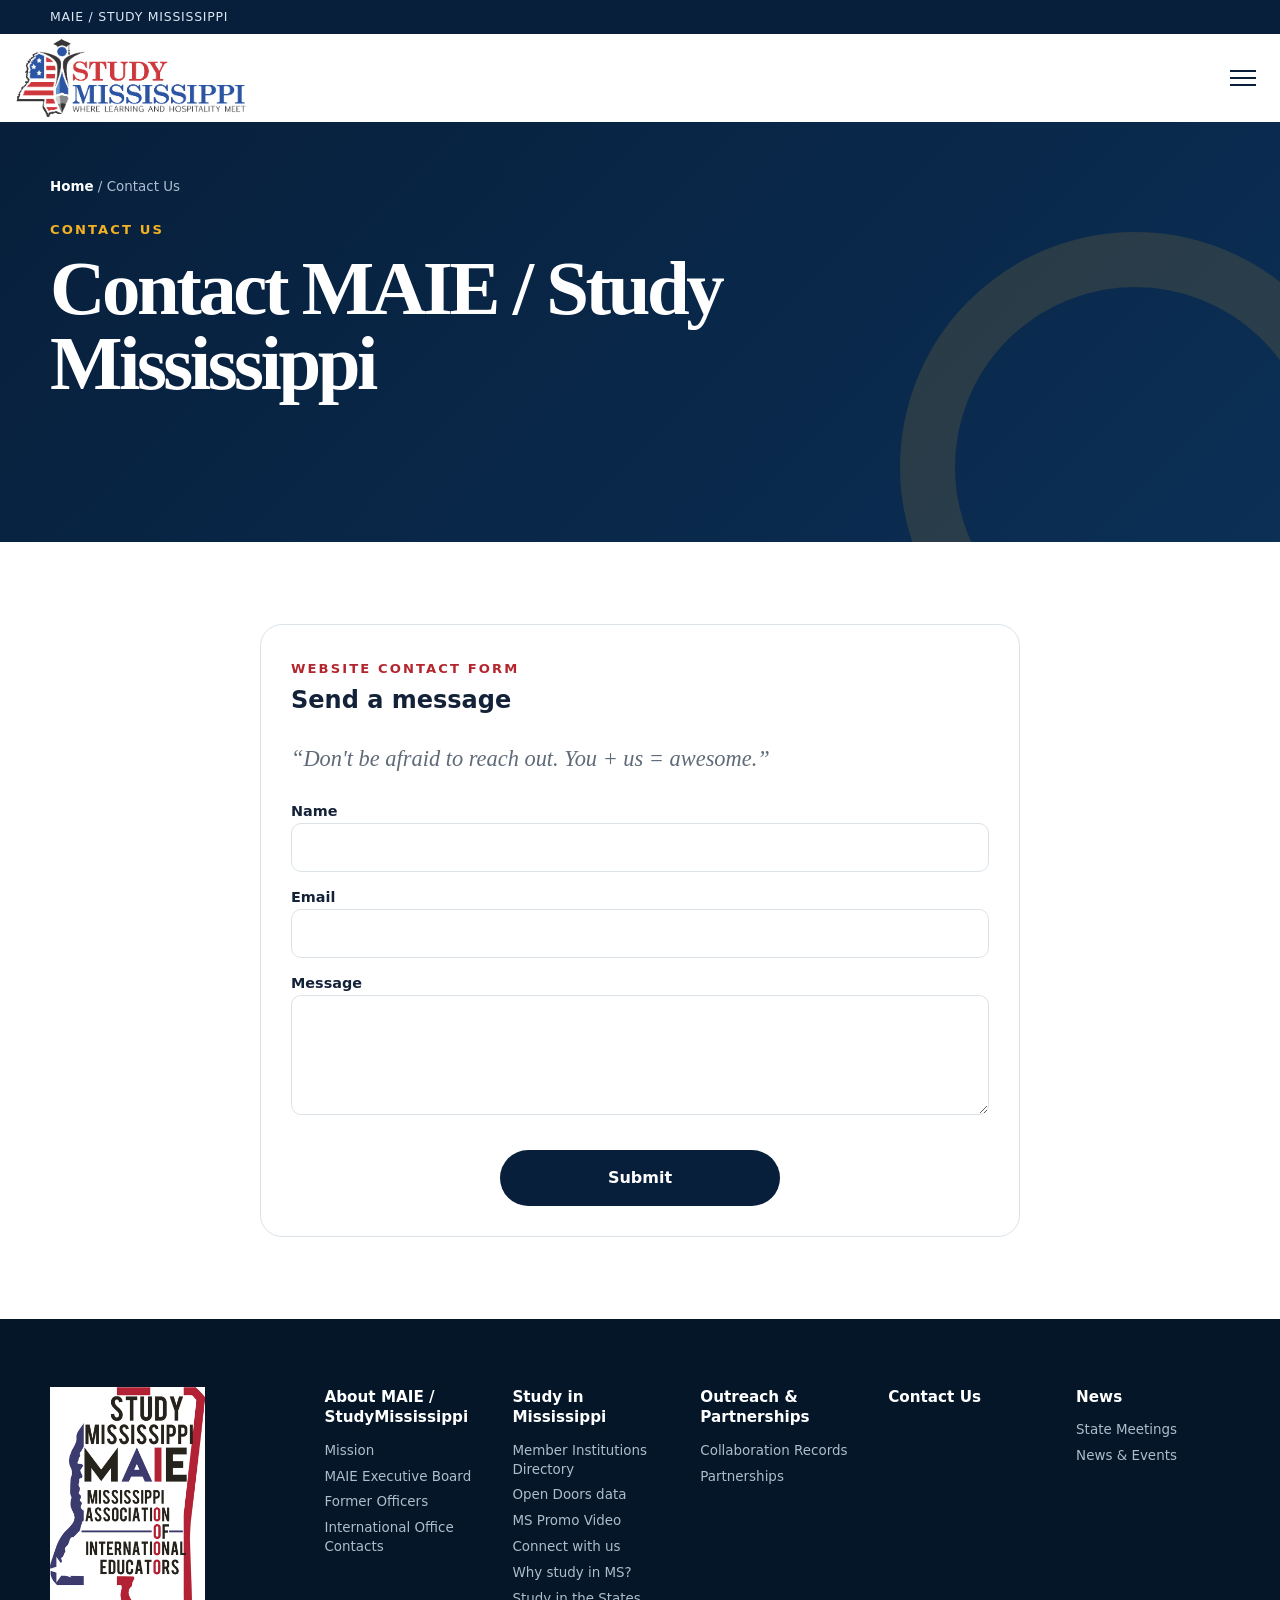
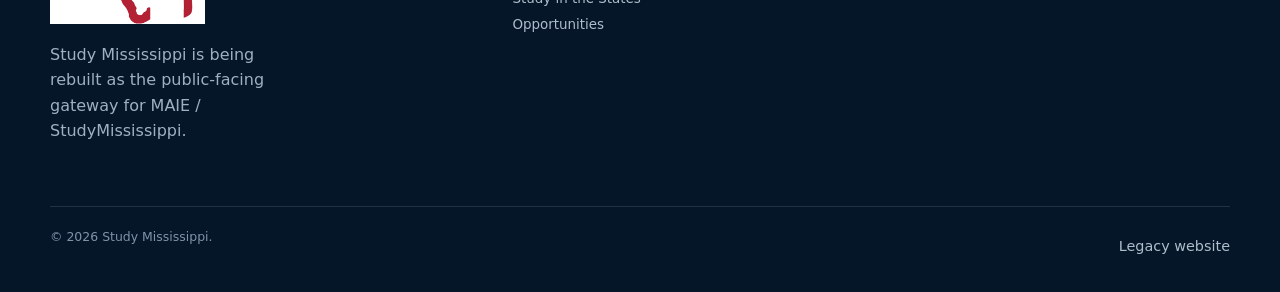
<file: contact.html>
<!doctype html><html lang="en"><head><meta charset="utf-8"><meta name="viewport" content="width=device-width, initial-scale=1"><meta name="description" content="Contact Us - Study Mississippi"><title>Contact Us | Study Mississippi</title><link rel="stylesheet" href="styles.css?v=20261023-contact-layout-3"></head><body><a class="skip-link" href="#main">Skip to content</a>
<header class="site-header">
  <div class="utility-bar"><div class="container utility-inner"><span>MAIE / Study Mississippi</span></div></div>
  <div class="container nav-wrap">
    <a class="brand" href="index.html" aria-label="Study Mississippi home"><img src="assets/user-horizontal-logo.jpg" alt="Study Mississippi"></a>
    <button class="menu-toggle" type="button" aria-expanded="false" aria-controls="main-nav"><span></span><span></span><span></span><span class="sr-only">Open menu</span></button>
    <nav id="main-nav" class="main-nav" aria-label="Main navigation"><a href="about.html">About MAIE / StudyMississippi</a><a href="study-in-mississippi.html">Study in Mississippi</a><a href="outreach-partnerships.html">Outreach &amp; Partnerships</a><a href="contact.html" aria-current="page">Contact Us</a><a href="news.html">News</a><form class="header-search" action="search.html" method="get" role="search"><label class="sr-only" for="header-search-contacthtml">Search</label><input id="header-search-contacthtml" name="q" type="search" placeholder="Search"><button type="submit" aria-label="Search">⌕</button></form></nav>
  </div>
</header><main id="main"><section class="page-hero"><div class="container"><div class="breadcrumbs"><a href="index.html">Home</a> / Contact Us</div><span class="section-kicker">Contact Us</span><h1>Contact MAIE / Study Mississippi</h1></div></section><section class="page-section"><div class="container">
<article class="info-card contact-form-card"><span class="section-kicker">Website contact form</span><h2>Send a message</h2><p class="legacy-quote">“Don't be afraid to reach out. You + us = awesome.”</p><form class="pending-form" action="https://formsubmit.co/e8631fe4232a7639eda9e4d5c23d396b" method="POST"><input type="hidden" name="_subject" value="New Study Mississippi contact form message"><input type="hidden" name="_template" value="table"><input type="hidden" name="_url" value="https://studymississippi.us/contact.html"><label>Name<input name="name" required></label><label>Email<input name="email" type="email" required></label><label>Message<textarea name="message" required></textarea></label><button class="button button-dark contact-submit" type="submit">Submit</button></form></article>
</div></section></main><footer class="site-footer"><div class="container footer-grid">
    <div class="footer-brand"><img src="assets/user-horizontal-logo.jpg" alt="Study Mississippi"><p>Study Mississippi is being rebuilt as the public-facing gateway for MAIE / StudyMississippi.</p></div>
    <div class="footer-group">
      <h3><a href="about.html">About MAIE / StudyMississippi</a></h3>
      <a href="about.html#mission">Mission</a>
      <a href="about.html#executive-board">MAIE Executive Board</a>
      <a href="about.html#former-officers">Former Officers</a>
      <a href="about.html#international-office-contacts">International Office Contacts</a>
    </div>
    <div class="footer-group">
      <h3><a href="study-in-mississippi.html">Study in Mississippi</a></h3>
      <a href="study-in-mississippi.html#directory">Member Institutions Directory</a>
      <a href="study-in-mississippi.html#open-doors">Open Doors data</a>
      <a href="study-in-mississippi.html#ms-promo-video">MS Promo Video</a>
      <a href="study-in-mississippi.html#connect-with-us">Connect with us</a>
      <a href="study-in-mississippi.html#why-study-ms">Why study in MS?</a>
      <a href="study-in-mississippi.html#study-in-the-states">Study in the States</a>
      <a href="study-in-mississippi.html#opportunities">Opportunities</a>
    </div>
    <div class="footer-group">
      <h3><a href="outreach-partnerships.html">Outreach &amp; Partnerships</a></h3>
      <a href="outreach-partnerships.html#collaboration-records">Collaboration Records</a>
      <a href="outreach-partnerships.html#partnerships">Partnerships</a>
    </div>
    <div class="footer-group">
      <h3><a href="contact.html">Contact Us</a></h3>
    </div>
    <div class="footer-group">
      <h3><a href="news.html">News</a></h3>
      <a href="news.html#state-meetings">State Meetings</a>
      <a href="news.html#news-events">News &amp; Events</a>
    </div>
  </div><div class="container footer-bottom"><span>© <span id="year"></span> Study Mississippi.</span><span><a href="https://maiestudyms.mystrikingly.com/" target="_blank" rel="noreferrer">Legacy website</a></span></div></footer><script src="script.js?v=20261030-footer-groups"></script></body></html>
</file>
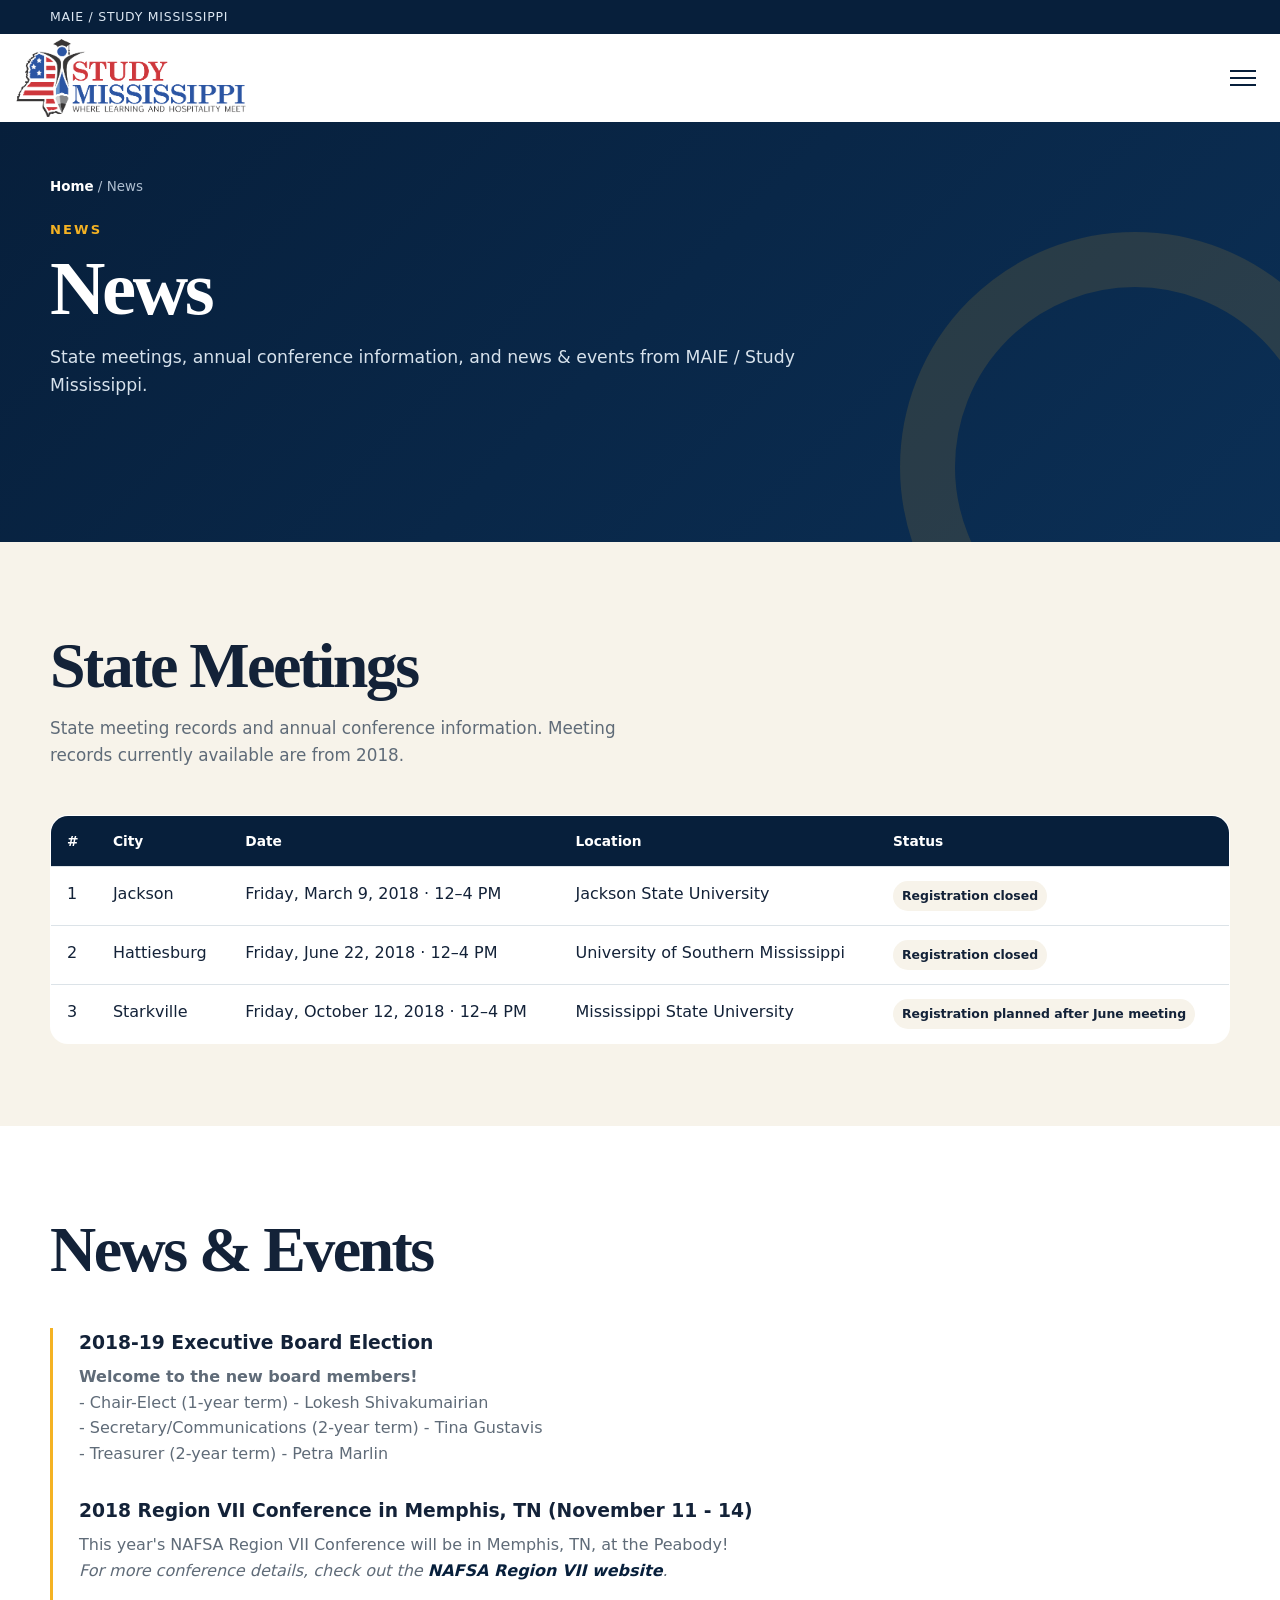
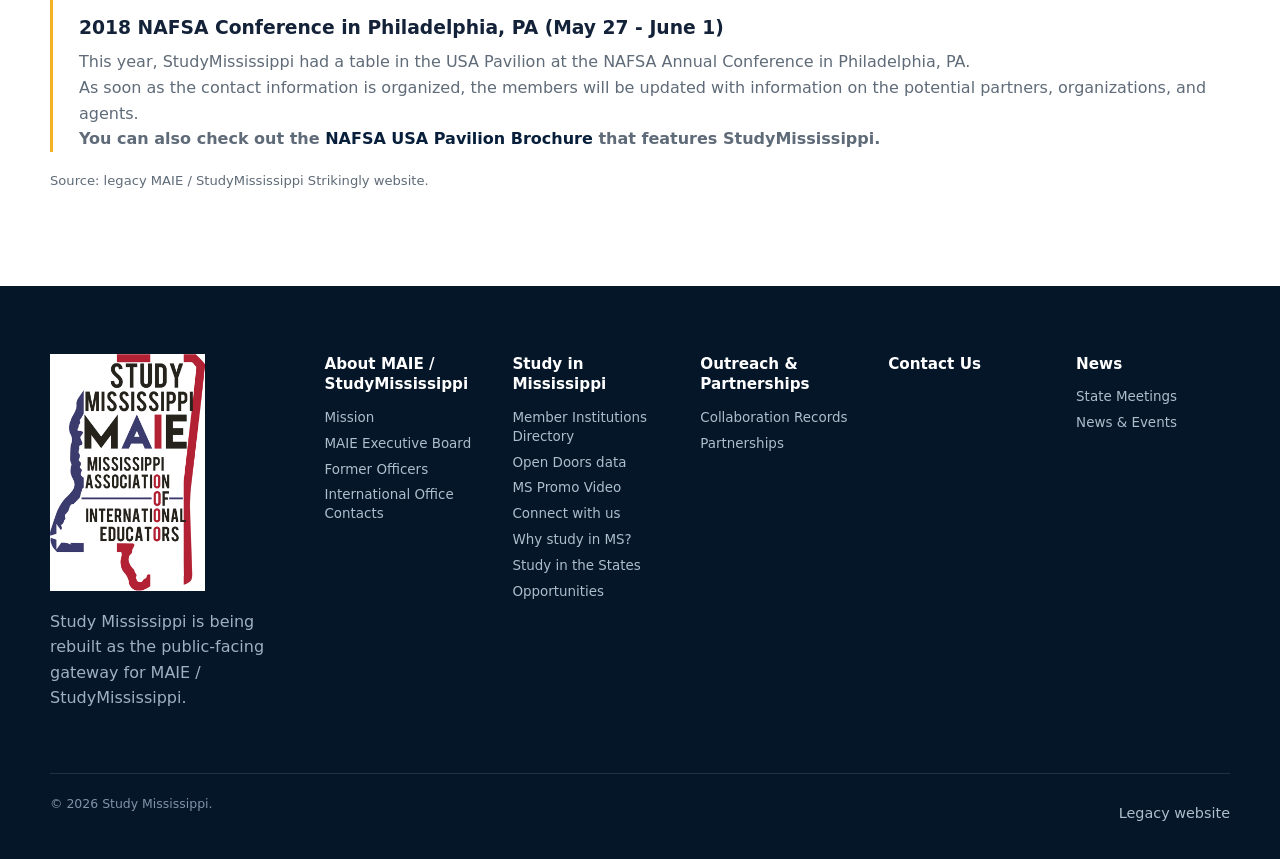
<file: events.html>
<!doctype html><html lang="en"><head><meta charset="utf-8"><meta http-equiv="refresh" content="0; url=news.html#news-events"><meta name="robots" content="noindex"><link rel="canonical" href="news.html#news-events"><title>Page moved | Study Mississippi</title></head><body><p>This page moved to <a href="news.html#news-events">news.html#news-events</a>.</p></body></html>
</file>
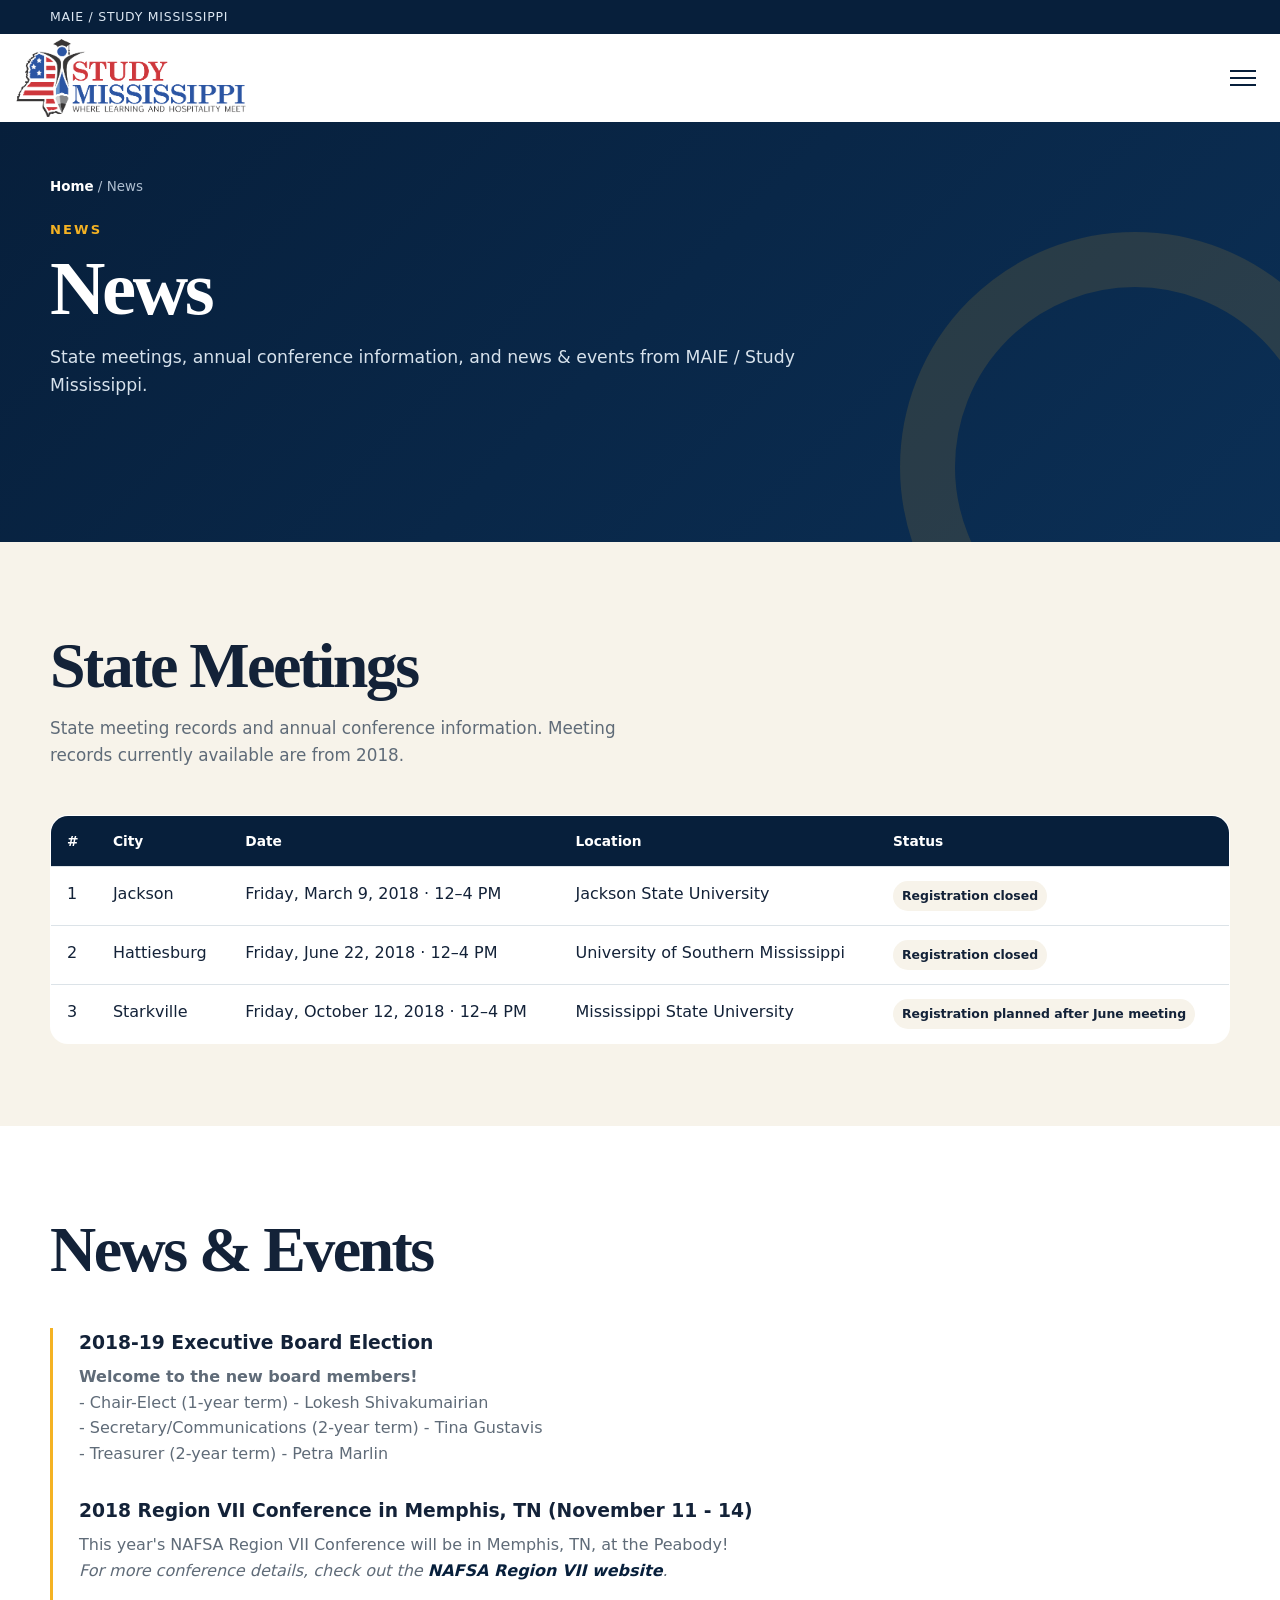
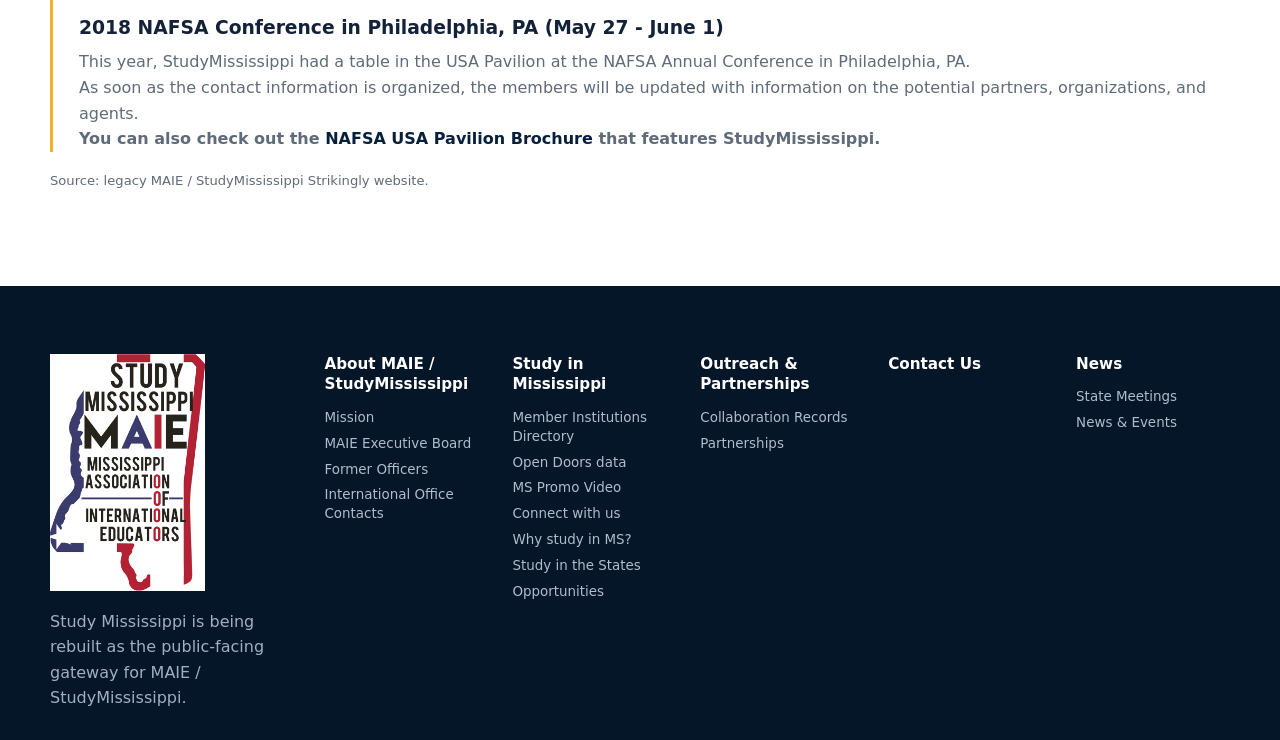
<file: governance.html>
<!doctype html><html lang="en"><head><meta charset="utf-8"><meta http-equiv="refresh" content="0; url=news.html"><meta name="robots" content="noindex"><link rel="canonical" href="news.html"><title>Page moved | Study Mississippi</title></head><body><p>This page moved to <a href="news.html">news.html</a>.</p></body></html>
</file>
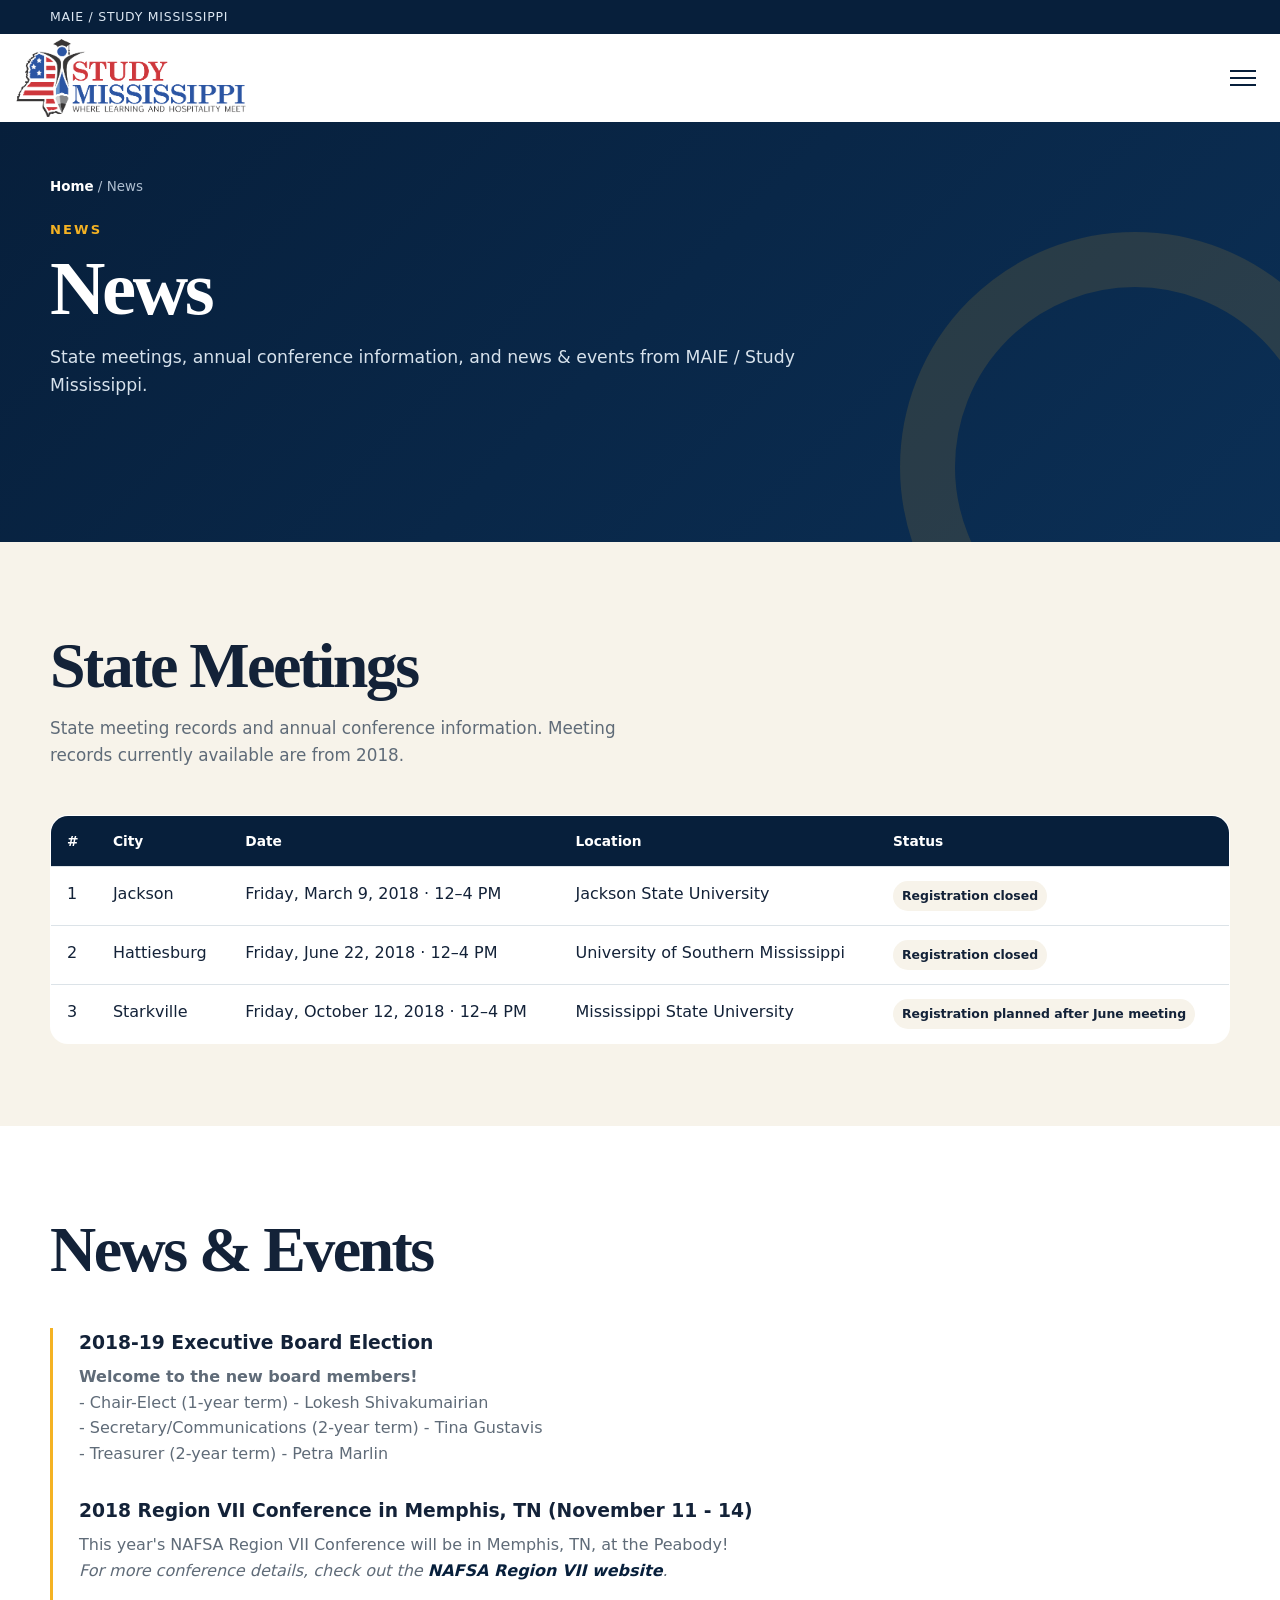
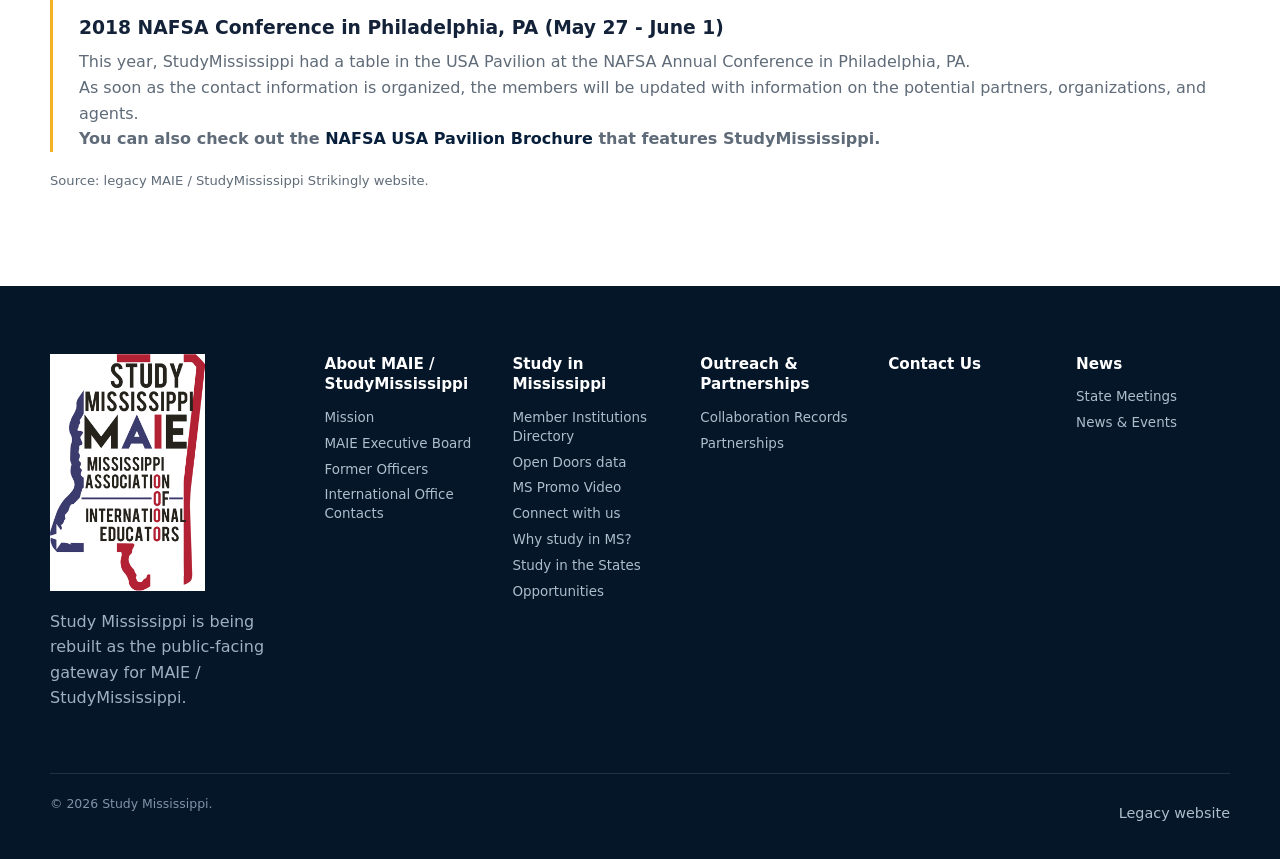
<file: news.html>
<!doctype html><html lang="en"><head><meta charset="utf-8"><meta name="viewport" content="width=device-width, initial-scale=1"><meta name="description" content="News, state meetings, and events - Study Mississippi"><title>News | Study Mississippi</title><link rel="stylesheet" href="styles.css?v=20261002-nav-dropdowns"></head><body><a class="skip-link" href="#main">Skip to content</a>
<header class="site-header">
  <div class="utility-bar"><div class="container utility-inner"><span>MAIE / Study Mississippi</span></div></div>
  <div class="container nav-wrap">
    <a class="brand" href="index.html" aria-label="Study Mississippi home"><img src="assets/user-horizontal-logo.jpg" alt="Study Mississippi"></a>
    <button class="menu-toggle" type="button" aria-expanded="false" aria-controls="main-nav"><span></span><span></span><span></span><span class="sr-only">Open menu</span></button>
    <nav id="main-nav" class="main-nav" aria-label="Main navigation"><a href="about.html">About MAIE / StudyMississippi</a><a href="study-in-mississippi.html">Study in Mississippi</a><a href="outreach-partnerships.html">Outreach &amp; Partnerships</a><a href="contact.html">Contact Us</a><a href="news.html" aria-current="page">News</a><form class="header-search" action="search.html" method="get" role="search"><label class="sr-only" for="header-search-newshtml">Search</label><input id="header-search-newshtml" name="q" type="search" placeholder="Search"><button type="submit" aria-label="Search">⌕</button></form></nav>
  </div>
</header><main id="main"><section class="page-hero"><div class="container"><div class="breadcrumbs"><a href="index.html">Home</a> / News</div><span class="section-kicker">News</span><h1>News</h1><p>State meetings, annual conference information, and news &amp; events from MAIE / Study Mississippi.</p></div></section><section class="page-section alt" id="state-meetings"><div class="container">
<div class="section-heading"><h2>State Meetings</h2><p>State meeting records and annual conference information. Meeting records currently available are from 2018.</p></div>
<table class="record-table"><thead><tr><th>#</th><th>City</th><th>Date</th><th>Location</th><th>Status</th></tr></thead><tbody>
<tr><td>1</td><td>Jackson</td><td>Friday, March 9, 2018 · 12–4 PM</td><td>Jackson State University</td><td><span class="status-chip">Registration closed</span></td></tr>
<tr><td>2</td><td>Hattiesburg</td><td>Friday, June 22, 2018 · 12–4 PM</td><td>University of Southern Mississippi</td><td><span class="status-chip">Registration closed</span></td></tr>
<tr><td>3</td><td>Starkville</td><td>Friday, October 12, 2018 · 12–4 PM</td><td>Mississippi State University</td><td><span class="status-chip">Registration planned after June meeting</span></td></tr>
</tbody></table>
</div></section>



<section class="page-section" id="news-events"><div class="container">
<div class="section-heading"><h2>News &amp; Events</h2></div>
<div class="timeline">
<article>
  <h3>2018-19 Executive Board Election</h3>
  <p><strong>Welcome to the new board members!</strong></p>
  <p>- Chair-Elect (1-year term) - Lokesh Shivakumairian</p>
  <p>- Secretary/Communications (2-year term) - Tina Gustavis</p>
  <p>- Treasurer (2-year term) - Petra Marlin</p>
</article>

<article>
  <h3>2018 Region VII Conference in Memphis, TN (November 11 - 14)</h3>
  <p>This year's NAFSA Region VII Conference will be in Memphis, TN, at the Peabody!</p>
  <p><em>For more conference details, check out the <a class="text-link dark-link" href="http://www.nafsa.org/Connect_and_Network/NAFSA_Regions/Region_VII/Conference/2018_Conference/" target="_blank" rel="noreferrer">NAFSA Region VII website</a>.</em></p>
</article>

<article>
  <h3>2018 NAFSA Conference in Philadelphia, PA (May 27 - June 1)</h3>
  <p>This year, StudyMississippi had a table in the USA Pavilion at the NAFSA Annual Conference in Philadelphia, PA.</p>
  <p>As soon as the contact information is organized, the members will be updated with information on the potential partners, organizations, and agents.</p>
  <p><strong>You can also check out the <a class="text-link dark-link" href="https://uploads.strikinglycdn.com/files/429b5f55-e10a-4bb9-be1c-01d4fcfb916d/NAFSA_2018Brochure.pdf" target="_blank" rel="noreferrer">NAFSA USA Pavilion Brochure</a> that features StudyMississippi.</strong></p>
</article>
</div><p class="source-note">Source: <a href="https://maiestudyms.mystrikingly.com/" target="_blank" rel="noreferrer">legacy MAIE / StudyMississippi Strikingly website</a>.</p></div>
</div></section></main><footer class="site-footer"><div class="container footer-grid">
    <div class="footer-brand"><img src="assets/user-horizontal-logo.jpg" alt="Study Mississippi"><p>Study Mississippi is being rebuilt as the public-facing gateway for MAIE / StudyMississippi.</p></div>
    <div class="footer-group">
      <h3><a href="about.html">About MAIE / StudyMississippi</a></h3>
      <a href="about.html#mission">Mission</a>
      <a href="about.html#executive-board">MAIE Executive Board</a>
      <a href="about.html#former-officers">Former Officers</a>
      <a href="about.html#international-office-contacts">International Office Contacts</a>
    </div>
    <div class="footer-group">
      <h3><a href="study-in-mississippi.html">Study in Mississippi</a></h3>
      <a href="study-in-mississippi.html#directory">Member Institutions Directory</a>
      <a href="study-in-mississippi.html#open-doors">Open Doors data</a>
      <a href="study-in-mississippi.html#ms-promo-video">MS Promo Video</a>
      <a href="study-in-mississippi.html#connect-with-us">Connect with us</a>
      <a href="study-in-mississippi.html#why-study-ms">Why study in MS?</a>
      <a href="study-in-mississippi.html#study-in-the-states">Study in the States</a>
      <a href="study-in-mississippi.html#opportunities">Opportunities</a>
    </div>
    <div class="footer-group">
      <h3><a href="outreach-partnerships.html">Outreach &amp; Partnerships</a></h3>
      <a href="outreach-partnerships.html#collaboration-records">Collaboration Records</a>
      <a href="outreach-partnerships.html#partnerships">Partnerships</a>
    </div>
    <div class="footer-group">
      <h3><a href="contact.html">Contact Us</a></h3>
    </div>
    <div class="footer-group">
      <h3><a href="news.html">News</a></h3>
      <a href="news.html#state-meetings">State Meetings</a>
      <a href="news.html#news-events">News &amp; Events</a>
    </div>
  </div><div class="container footer-bottom"><span>© <span id="year"></span> Study Mississippi.</span><span><a href="https://maiestudyms.mystrikingly.com/" target="_blank" rel="noreferrer">Legacy website</a></span></div></footer><script src="script.js?v=20261030-footer-groups"></script></body></html>
</file>
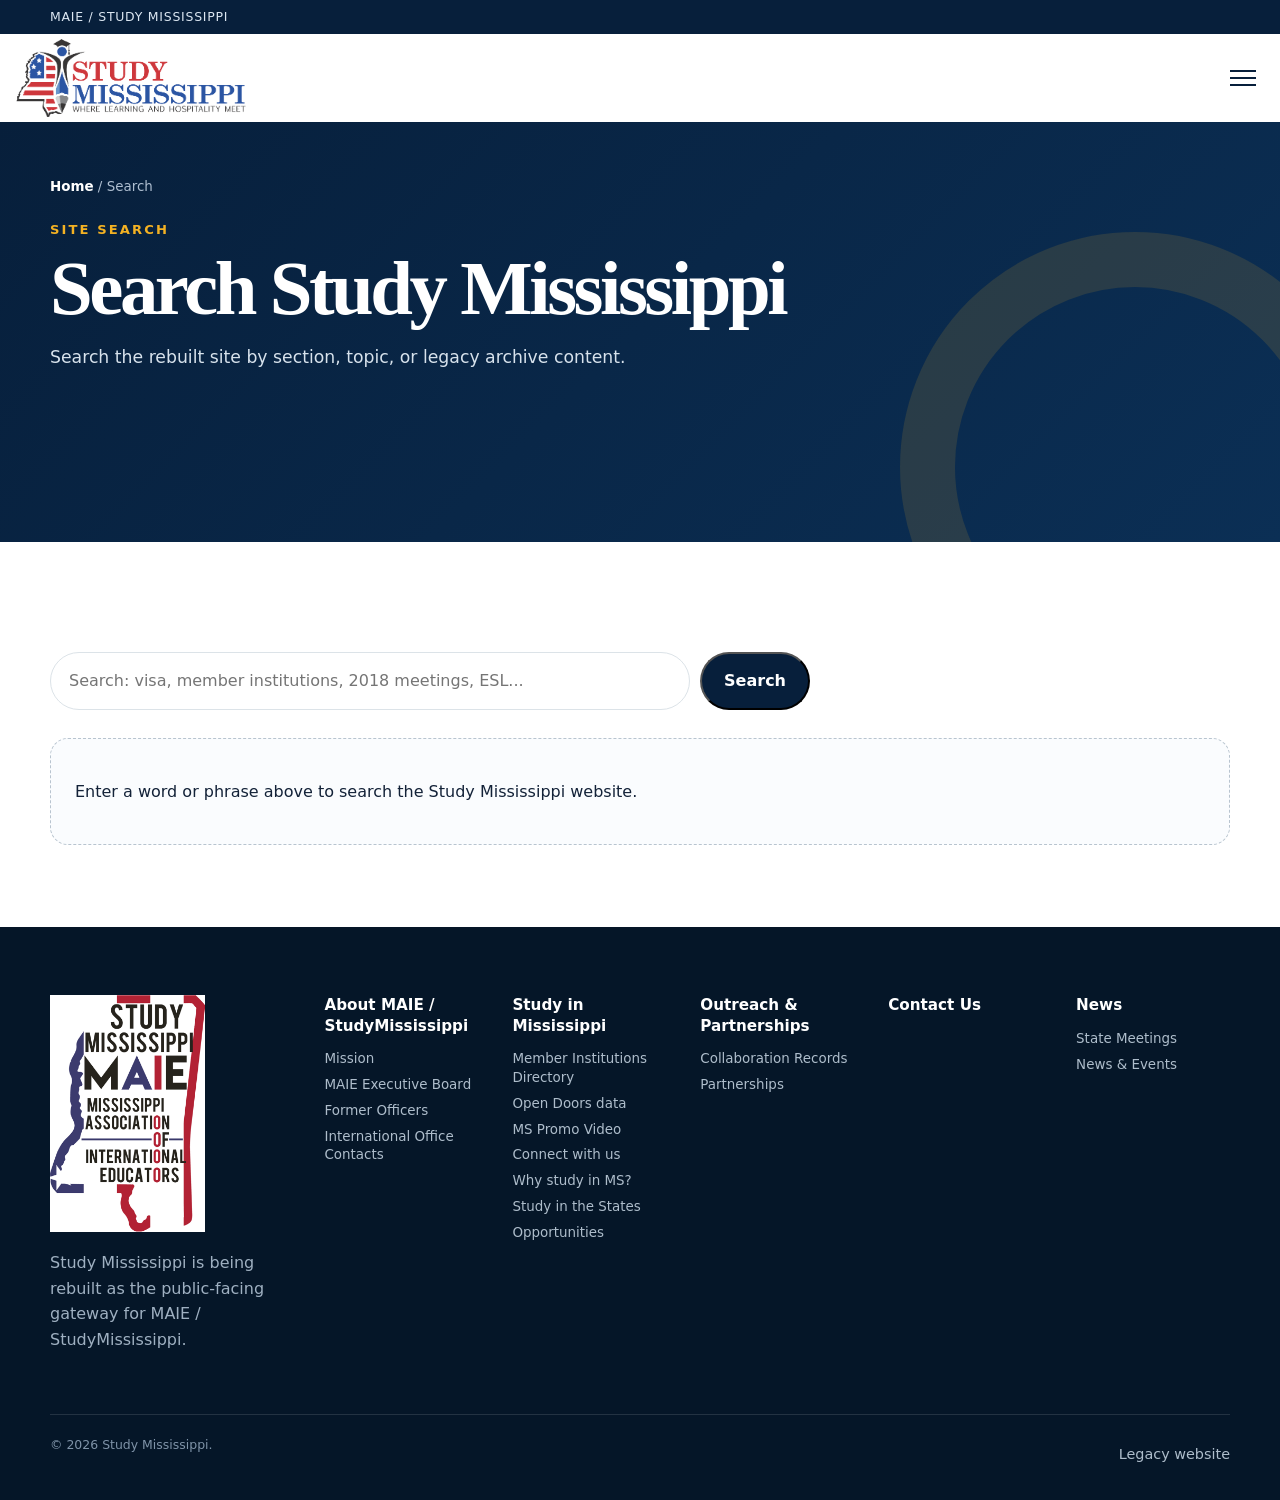
<file: search.html>
<!doctype html><html lang="en"><head><meta charset="utf-8"><meta name="viewport" content="width=device-width, initial-scale=1"><meta name="description" content="Search - Study Mississippi"><title>Search | Study Mississippi</title><link rel="stylesheet" href="styles.css?v=20261002-nav-dropdowns"></head><body><a class="skip-link" href="#main">Skip to content</a>
<header class="site-header">
  <div class="utility-bar"><div class="container utility-inner"><span>MAIE / Study Mississippi</span></div></div>
  <div class="container nav-wrap">
    <a class="brand" href="index.html" aria-label="Study Mississippi home"><img src="assets/user-horizontal-logo.jpg" alt="Study Mississippi"></a>
    <button class="menu-toggle" type="button" aria-expanded="false" aria-controls="main-nav"><span></span><span></span><span></span><span class="sr-only">Open menu</span></button>
    <nav id="main-nav" class="main-nav" aria-label="Main navigation"><a href="about.html">About MAIE / StudyMississippi</a><a href="study-in-mississippi.html">Study in Mississippi</a><a href="outreach-partnerships.html">Outreach &amp; Partnerships</a><a href="contact.html">Contact Us</a><a href="news.html">News</a><form class="header-search" action="search.html" method="get" role="search"><label class="sr-only" for="header-search-page">Search</label><input id="header-search-page" name="q" type="search" placeholder="Search" autocomplete="off"><button type="submit" aria-label="Search">⌕</button></form></nav>
  </div>
</header><main id="main"><section class="page-hero"><div class="container"><div class="breadcrumbs"><a href="index.html">Home</a> / Search</div><span class="section-kicker">Site search</span><h1>Search Study Mississippi</h1><p>Search the rebuilt site by section, topic, or legacy archive content.</p></div></section><section class="page-section"><div class="container">
<div class="search-box"><input id="site-search" type="search" placeholder="Search: visa, member institutions, 2018 meetings, ESL..."><button class="button button-dark" id="search-button" type="button">Search</button></div>
<div id="search-results" class="search-results"></div>
<script>
const searchablePages = [
  { title: 'Home', url: 'index.html' },
  { title: 'About MAIE / StudyMississippi', url: 'about.html' },  { title: 'Study in Mississippi', url: 'study-in-mississippi.html' },
  { title: 'Outreach & Partnerships', url: 'outreach-partnerships.html' },
  { title: 'News', url: 'news.html' },
  { title: 'Contact Us', url: 'contact.html' },
];

const input = document.getElementById('site-search');
const button = document.getElementById('search-button');
const results = document.getElementById('search-results');
let pageIndex = null;

function cleanText(value) {
  return (value || '').replace(/\s+/g, ' ').trim();
}

function normalize(value) {
  return cleanText(value).toLowerCase();
}

async function buildIndex() {
  if (pageIndex) return pageIndex;

  pageIndex = await Promise.all(searchablePages.map(async page => {
    try {
      const response = await fetch(page.url, { cache: 'no-store' });
      if (!response.ok) throw new Error('HTTP ' + response.status);
      const source = await response.text();
      const doc = new DOMParser().parseFromString(source, 'text/html');

      doc.querySelectorAll('script, style, nav, footer, .utility-bar').forEach(el => el.remove());

      const main = doc.querySelector('main');
      const title = cleanText(doc.querySelector('h1')?.textContent) || page.title;
      const body = cleanText(main?.textContent || doc.body.textContent);

      return { ...page, title, body, haystack: normalize(title + ' ' + body) };
    } catch (error) {
      return { ...page, body: '', haystack: normalize(page.title), error: true };
    }
  }));

  return pageIndex;
}

function makeSnippet(body, query, tokens) {
  if (!body) return 'Open this page to view its content.';
  const lower = body.toLowerCase();
  let pos = lower.indexOf(query.toLowerCase());
  if (pos < 0) {
    for (const token of tokens) {
      pos = lower.indexOf(token);
      if (pos >= 0) break;
    }
  }
  if (pos < 0) pos = 0;
  const start = Math.max(0, pos - 95);
  const end = Math.min(body.length, pos + 190);
  return (start > 0 ? '…' : '') + body.slice(start, end) + (end < body.length ? '…' : '');
}

async function runSearch(updateAddress = false) {
  const q = cleanText(input.value);
  const qNorm = normalize(q);

  if (updateAddress) {
    const next = q ? 'search.html?q=' + encodeURIComponent(q) : 'search.html';
    history.replaceState(null, '', next);
  }

  if (!qNorm) {
    results.innerHTML = '<div class="pending-box"><p>Enter a word or phrase above to search the Study Mississippi website.</p></div>';
    return;
  }

  results.innerHTML = '<p class="search-status">Searching the website…</p>';

  const index = await buildIndex();
  const tokens = qNorm.split(/\s+/).filter(Boolean);

  const matches = index.map(page => {
    const phraseMatch = page.haystack.includes(qNorm);
    const tokenHits = tokens.filter(token => page.haystack.includes(token)).length;
    const titleNorm = normalize(page.title);
    let score = tokenHits * 10;
    if (phraseMatch) score += 50;
    if (titleNorm.includes(qNorm)) score += 80;
    tokens.forEach(token => {
      if (titleNorm.includes(token)) score += 15;
    });
    return { ...page, phraseMatch, tokenHits, score };
  }).filter(page => page.phraseMatch || page.tokenHits > 0)
    .sort((a, b) => b.score - a.score);

  if (!matches.length) {
    results.innerHTML = '<div class="pending-box"><p>No results found for <strong>' +
      q.replace(/[&<>"']/g, c => ({'&':'&amp;','<':'&lt;','>':'&gt;','"':'&quot;',"'":'&#39;'}[c])) +
      '</strong>.</p></div>';
    return;
  }

  results.innerHTML =
    '<p class="search-status">' + matches.length + ' result' + (matches.length === 1 ? '' : 's') + ' found.</p>' +
    matches.map(page => {
      const snippet = makeSnippet(page.body, q, tokens);
      return '<a class="search-result" href="' + page.url + '">' +
        '<span class="result-path">' + page.url + '</span>' +
        '<h3>' + page.title + '</h3>' +
        '<p>' + snippet.replace(/[&<>]/g, c => ({'&':'&amp;','<':'&lt;','>':'&gt;'}[c])) + '</p>' +
        '</a>';
    }).join('');
}

button.addEventListener('click', () => runSearch(true));
input.addEventListener('keydown', event => {
  if (event.key === 'Enter') {
    event.preventDefault();
    runSearch(true);
  }
});

const initialQ = new URLSearchParams(window.location.search).get('q') || '';
input.value = initialQ;
runSearch(false);
</script>
</div></section></main><footer class="site-footer"><div class="container footer-grid">
    <div class="footer-brand"><img src="assets/user-horizontal-logo.jpg" alt="Study Mississippi"><p>Study Mississippi is being rebuilt as the public-facing gateway for MAIE / StudyMississippi.</p></div>
    <div class="footer-group">
      <h3><a href="about.html">About MAIE / StudyMississippi</a></h3>
      <a href="about.html#mission">Mission</a>
      <a href="about.html#executive-board">MAIE Executive Board</a>
      <a href="about.html#former-officers">Former Officers</a>
      <a href="about.html#international-office-contacts">International Office Contacts</a>
    </div>
    <div class="footer-group">
      <h3><a href="study-in-mississippi.html">Study in Mississippi</a></h3>
      <a href="study-in-mississippi.html#directory">Member Institutions Directory</a>
      <a href="study-in-mississippi.html#open-doors">Open Doors data</a>
      <a href="study-in-mississippi.html#ms-promo-video">MS Promo Video</a>
      <a href="study-in-mississippi.html#connect-with-us">Connect with us</a>
      <a href="study-in-mississippi.html#why-study-ms">Why study in MS?</a>
      <a href="study-in-mississippi.html#study-in-the-states">Study in the States</a>
      <a href="study-in-mississippi.html#opportunities">Opportunities</a>
    </div>
    <div class="footer-group">
      <h3><a href="outreach-partnerships.html">Outreach &amp; Partnerships</a></h3>
      <a href="outreach-partnerships.html#collaboration-records">Collaboration Records</a>
      <a href="outreach-partnerships.html#partnerships">Partnerships</a>
    </div>
    <div class="footer-group">
      <h3><a href="contact.html">Contact Us</a></h3>
    </div>
    <div class="footer-group">
      <h3><a href="news.html">News</a></h3>
      <a href="news.html#state-meetings">State Meetings</a>
      <a href="news.html#news-events">News &amp; Events</a>
    </div>
  </div><div class="container footer-bottom"><span>© <span id="year"></span> Study Mississippi.</span><span><a href="https://maiestudyms.mystrikingly.com/" target="_blank" rel="noreferrer">Legacy website</a></span></div></footer><script src="script.js?v=20261030-footer-groups"></script></body></html>
</file>
<file: styles.css>
:root{
  --navy:#071f3b;
  --navy-2:#0b2f55;
  --red:#b3262e;
  --gold:#f4b223;
  --cream:#f7f3ea;
  --sky:#dfeaf2;
  --ink:#132238;
  --muted:#5f6b78;
  --white:#fff;
  --line:#dce3e8;
  --shadow:0 20px 55px rgba(7,31,59,.12);
  --radius:22px;
}
*{box-sizing:border-box}
html{scroll-behavior:smooth}
body{margin:0;color:var(--ink);background:#fff;font-family:Inter,ui-sans-serif,system-ui,-apple-system,BlinkMacSystemFont,"Segoe UI",sans-serif;line-height:1.6}
img{max-width:100%;display:block}
a{color:inherit;text-decoration:none}
button{font:inherit}
.container{width:min(1180px,calc(100% - 40px));margin:0 auto}
.sr-only{position:absolute;width:1px;height:1px;padding:0;margin:-1px;overflow:hidden;clip:rect(0,0,0,0);white-space:nowrap;border:0}
.skip-link{position:fixed;left:16px;top:-80px;z-index:999;background:var(--gold);color:var(--navy);padding:10px 16px;border-radius:8px;font-weight:800}
.skip-link:focus{top:16px}

.utility-bar{background:var(--navy);color:#dce7f2;font-size:.78rem;letter-spacing:.06em;text-transform:uppercase}
.utility-inner{display:flex;justify-content:space-between;align-items:center;min-height:34px}
.utility-inner a{color:var(--gold);font-weight:800}

.site-header{position:relative;z-index:50;background:#fff;box-shadow:0 1px 0 rgba(7,31,59,.08)}
.nav-wrap{display:flex;align-items:center;justify-content:space-between;gap:30px;min-height:88px}
.brand{display:block;width:min(240px,35vw)}
.brand img{width:100%;height:auto;max-height:72px;object-fit:contain}
.main-nav{display:flex;align-items:center;gap:24px;font-weight:750;font-size:.94rem}
.main-nav>a:not(.nav-cta){position:relative}
.main-nav>a:not(.nav-cta)::after{content:"";position:absolute;height:2px;background:var(--red);left:0;right:100%;bottom:-6px;transition:.2s ease}
.main-nav>a:not(.nav-cta):hover::after{right:0}
.nav-cta{background:var(--red);color:#fff;padding:11px 16px;border-radius:999px}
.menu-toggle{display:none;border:0;background:transparent;padding:8px}
.menu-toggle span:not(.sr-only){display:block;width:26px;height:2px;background:var(--navy);margin:5px 0}

.hero{
  position:relative;
  min-height:738px;
  display:flex;
  align-items:center;
  color:#fff;
  overflow:hidden;
  background:#071f3b;
}
.hero::before{
  content:"";
  position:absolute;
  inset:0;
  z-index:0;
  background:url("assets/biloxi-lighthouse-hero-20261002.webp") center top / cover no-repeat;
  transform:translateX(100px);
  pointer-events:none;
}
.hero::after{display:none}
.hero-overlay{
  position:absolute;
  inset:0;
  z-index:1;
  pointer-events:none;
  background:
    linear-gradient(90deg,
      #071f3b 0%,
      rgba(7,31,59,.98) 22%,
      rgba(7,31,59,.90) 36%,
      rgba(7,31,59,.68) 49%,
      rgba(7,31,59,.34) 61%,
      rgba(7,31,59,.12) 73%,
      rgba(7,31,59,0) 86%),
    linear-gradient(180deg,
      rgba(7,31,59,.02) 55%,
      rgba(7,31,59,.18) 100%);
}
.hero-content{
  position:relative;
  z-index:2;
  width:min(1180px,calc(100% - 40px));
  margin:0 auto;
  padding:0;
}
.eyebrow,.section-kicker{display:inline-block;color:var(--red);font-size:.82rem;font-weight:900;letter-spacing:.16em;text-transform:uppercase}
.eyebrow{color:var(--gold);margin-bottom:18px}
.hero h1{font-family:Georgia,"Times New Roman",serif;font-size:clamp(3.5rem,7vw,6.7rem);line-height:.92;letter-spacing:-.055em;margin:0;max-width:900px}
.hero-copy{font-size:1.2rem;max-width:650px;color:#e8edf3;margin:28px 0 34px}
.hero-actions{display:flex;gap:14px;flex-wrap:wrap}
.button{display:inline-flex;align-items:center;justify-content:center;min-height:48px;padding:0 22px;border-radius:999px;font-weight:850;transition:transform .18s ease,box-shadow .18s ease,background .18s ease}
.button:hover{transform:translateY(-2px)}
.button-primary{background:var(--gold);color:var(--navy);box-shadow:0 12px 28px rgba(0,0,0,.2)}
.button-ghost{border:1px solid rgba(255,255,255,.65);color:#fff;background:rgba(255,255,255,.08)}
.button-dark{background:var(--navy);color:#fff}
.button-light{background:#fff;color:var(--navy)}
.hero-credit{position:absolute;z-index:3;right:24px;bottom:20px;color:rgba(255,255,255,.78);font-size:.72rem}

.intro-strip{background:var(--gold);color:var(--navy)}
.intro-grid{display:grid;grid-template-columns:1.15fr .85fr;gap:70px;align-items:center;padding:48px 0}
.intro-strip .section-kicker{color:var(--red)}
.intro-grid h2{font-size:clamp(1.8rem,3vw,3rem);line-height:1.08;margin:8px 0 0}
.intro-grid p{font-size:1.05rem;margin:0;font-weight:650}

.section{padding:100px 0}
.section-heading{margin-bottom:46px}
.section-heading h2,.students-copy h2,.gema-panel h2,.contact h2{font-family:Georgia,"Times New Roman",serif;font-size:clamp(2.5rem,5vw,4.6rem);line-height:1.02;letter-spacing:-.04em;margin:9px 0 0}
.section-heading p{color:var(--muted);max-width:620px;font-size:1.05rem}
.split-heading{display:grid;grid-template-columns:1.08fr .92fr;gap:70px;align-items:end}
.centered{text-align:center;max-width:780px;margin:0 auto 52px}
.centered p{margin:18px auto 0}

.why{background:#fff}
.feature-grid{display:grid;grid-template-columns:repeat(3,1fr);gap:22px}
.feature-card{position:relative;border:1px solid var(--line);border-radius:var(--radius);padding:34px 30px 36px;background:#fff;min-height:260px;transition:.2s ease}
.feature-card:hover{transform:translateY(-5px);box-shadow:var(--shadow);border-color:transparent}
.feature-number{font-family:Georgia,serif;color:var(--red);font-size:1.1rem;font-weight:800}
.feature-card h3{font-size:1.5rem;margin:38px 0 12px}
.feature-card p{color:var(--muted);margin:0}
.quote-banner{margin-top:48px;padding:34px 42px;background:var(--cream);border-left:7px solid var(--gold);display:flex;justify-content:space-between;gap:30px;align-items:center}
.quote-banner p{font-family:Georgia,serif;font-size:1.55rem;font-style:italic;margin:0}
.quote-banner span{font-size:.78rem;font-weight:900;text-transform:uppercase;letter-spacing:.14em;color:var(--red);white-space:nowrap}

.institutions{background:var(--cream)}
.institution-grid{display:grid;grid-template-columns:repeat(3,1fr);gap:22px}
.institution-card{background:#fff;border-radius:var(--radius);padding:28px;display:grid;grid-template-columns:auto 1fr auto;gap:18px;align-items:center;box-shadow:0 10px 30px rgba(7,31,59,.06);transition:.2s ease}
.institution-card:hover{transform:translateY(-4px);box-shadow:var(--shadow)}
.institution-icon{width:58px;height:58px;border-radius:16px;background:var(--navy);color:var(--gold);display:grid;place-items:center;font-weight:900;font-size:1.1rem}
.institution-card h3{margin:0 0 6px;font-size:1.22rem}
.institution-card p{margin:0;color:var(--muted);font-size:.91rem}
.arrow{font-size:1.55rem;color:var(--red)}

.students{background:var(--navy);color:#fff}
.students-layout{display:grid;grid-template-columns:.8fr 1.2fr;gap:80px;align-items:start}
.light{color:var(--gold)}
.students-copy p{color:#ccd9e5;font-size:1.05rem;margin:24px 0 30px}
.text-link{font-weight:850;color:var(--gold)}
.student-links{border-top:1px solid rgba(255,255,255,.18)}
.student-links a{display:grid;grid-template-columns:54px 1fr;gap:6px 18px;padding:23px 0;border-bottom:1px solid rgba(255,255,255,.18);transition:.2s ease}
.student-links a:hover{padding-left:10px;background:linear-gradient(90deg,rgba(255,255,255,.05),transparent)}
.student-links span{grid-row:1/3;color:var(--gold);font-family:Georgia,serif;font-size:1.25rem}
.student-links strong{font-size:1.1rem}
.student-links em{font-style:normal;color:#aebfd0;font-size:.9rem}

.gema{background:#fff}
.gema-grid{display:grid;grid-template-columns:1fr 1fr;gap:72px;align-items:start}
.gema-panel{position:static}
.gema-panel p{color:var(--muted);font-size:1.02rem}
.gema-panel .button{margin-top:10px}
.program-list{border-top:1px solid var(--line)}
.program-list article{display:grid;grid-template-columns:56px 1fr;gap:22px;padding:28px 0;border-bottom:1px solid var(--line)}
.program-list span{color:var(--red);font-family:Georgia,serif;font-size:1.3rem;font-weight:800}
.program-list h3{margin:0 0 7px;font-size:1.35rem}
.program-list p{margin:0;color:var(--muted)}

.events{background:var(--sky)}
.event-feature{display:grid;grid-template-columns:1.05fr .95fr;min-height:410px;background:#fff;border-radius:30px;overflow:hidden;box-shadow:var(--shadow)}
.event-art{position:relative;overflow:hidden;background:linear-gradient(135deg,var(--navy),#214f76);min-height:340px}
.event-art::before{content:"MISSISSIPPI";position:absolute;left:-12px;bottom:10px;color:rgba(255,255,255,.08);font-weight:900;font-size:clamp(4rem,8vw,8rem);letter-spacing:-.06em;white-space:nowrap}
.event-shape{position:absolute;border-radius:50%}
.event-shape-one{width:330px;height:330px;background:var(--gold);left:-80px;top:-120px}
.event-shape-two{width:250px;height:250px;border:55px solid var(--red);right:-55px;bottom:-80px}
.event-badge{position:absolute;inset:50% auto auto 50%;transform:translate(-50%,-50%);width:190px;height:190px;border-radius:50%;background:#fff;color:var(--navy);display:grid;place-items:center;text-align:center;font-weight:900;letter-spacing:.12em;box-shadow:0 18px 50px rgba(0,0,0,.25)}
.event-badge strong{display:block;font-size:2.5rem;letter-spacing:-.04em}
.event-content{padding:56px;display:flex;flex-direction:column;justify-content:center}
.event-label{color:var(--red);font-weight:900;font-size:.78rem;letter-spacing:.14em;text-transform:uppercase}
.event-content h3{font-family:Georgia,serif;font-size:2.6rem;line-height:1.05;margin:10px 0 18px}
.event-content p{color:var(--muted);margin:0 0 24px}
.dark-link{color:var(--navy)}

.contact{background:#fff}
.contact-card{background:var(--red);color:#fff;border-radius:30px;padding:64px;display:grid;grid-template-columns:1.15fr .85fr;gap:60px;align-items:center}
.contact-card p{color:#f6dadd;max-width:660px}
.contact-actions{text-align:right}
.contact-note{font-size:.75rem;margin:10px 0 0 auto;max-width:330px!important}

.site-footer{background:#051628;color:#d8e3ee;padding:68px 0 26px}
.footer-grid{display:grid;grid-template-columns:1.8fr .6fr .6fr;gap:70px}
.footer-brand img{width:240px;opacity:.95}
.footer-brand p{color:#9fb0c1;max-width:440px}
.site-footer h3{color:#fff;font-size:.95rem;margin:0 0 16px}
.site-footer a{display:block;color:#aebdcb;margin:8px 0;font-size:.9rem}
.site-footer a:hover{color:var(--gold)}
.footer-bottom{border-top:1px solid rgba(255,255,255,.12);margin-top:46px;padding-top:20px;display:flex;justify-content:space-between;gap:20px;color:#7f93a8;font-size:.78rem}

@media (max-width:980px){
  .menu-toggle{display:block}
  .main-nav{display:none;position:absolute;left:0;right:0;top:122px;background:#fff;padding:20px;box-shadow:0 18px 35px rgba(7,31,59,.12);flex-direction:column;align-items:stretch}
  .main-nav.open{display:flex}
  .nav-cta{text-align:center}
  .hero{min-height:657px}
  .intro-grid,.split-heading,.students-layout,.gema-grid,.contact-card{grid-template-columns:1fr;gap:38px}
  .feature-grid,.institution-grid{grid-template-columns:1fr}
  .gema-panel{position:static}
  .event-feature{grid-template-columns:1fr}
  .contact-actions{text-align:left}
  .contact-note{margin-left:0!important}
}
@media (max-width:700px){
  .container{width:min(100% - 28px,1180px)}
  .utility-bar{display:none}
  .nav-wrap{min-height:78px}
  .brand{width:255px;max-width:72vw}
  .main-nav{top:78px}
  .hero{
    min-height:612px;
    background-position:64% top;
    background-size:cover;
  }
  .hero-content{padding:0}
  .hero h1{font-size:clamp(3.1rem,15vw,5rem)}
  .hero-copy{font-size:1rem}
  .hero-credit{display:none}
  .intro-grid{padding:36px 0;gap:20px}
  .section{padding:72px 0}
  .section-heading h2,.students-copy h2,.gema-panel h2,.contact h2{font-size:clamp(2.4rem,11vw,3.5rem)}
  .quote-banner{padding:28px;display:block}
  .quote-banner span{display:block;margin-top:16px}
  .students-layout{gap:45px}
  .event-content{padding:36px 28px}
  .event-content h3{font-size:2.2rem}
  .contact-card{padding:38px 28px}
  .footer-grid{grid-template-columns:1fr;gap:34px}
  .footer-brand img{width:280px}
  .footer-bottom{display:block}
  .footer-bottom span{display:block;margin-top:6px}
}

/* Multi-page layout */
.page-hero{background:linear-gradient(135deg,var(--navy),var(--navy-2));color:#fff;height:420px;padding:0;position:relative;overflow:hidden}
.page-hero::after{content:"";position:absolute;width:360px;height:360px;border:55px solid rgba(244,178,35,.13);border-radius:50%;right:-90px;bottom:-160px}
.page-hero .container{position:relative;z-index:1;padding-top:54px}
.page-hero .section-kicker{color:var(--gold)}
.page-hero h1{font-family:Georgia,"Times New Roman",serif;font-size:clamp(3rem,6vw,5.4rem);line-height:.98;letter-spacing:-.045em;margin:10px 0 18px;max-width:900px}
.page-hero p{max-width:760px;color:#d7e2ec;font-size:1.08rem;margin:0}
.breadcrumbs{font-size:.84rem;color:#aebed0;margin-bottom:18px}
.breadcrumbs a{color:#fff;font-weight:750}
.page-section{padding:82px 0}
.page-section.alt{background:var(--cream)}
.page-section.blue{background:var(--sky)}
.prose{max-width:820px}
.prose h2{font-family:Georgia,"Times New Roman",serif;font-size:clamp(2.1rem,4vw,3.6rem);line-height:1.05;margin:0 0 20px}
.prose h3{font-size:1.35rem;margin:34px 0 10px}
.prose p,.prose li{color:var(--muted);font-size:1.02rem}
.content-grid{display:grid;grid-template-columns:1fr 1fr;gap:28px}
.info-card{border:1px solid var(--line);border-radius:var(--radius);background:#fff;padding:30px}
.info-card h2,.info-card h3{margin-top:0}
.info-card p{color:var(--muted)}
.directory-nav{display:flex;gap:12px;flex-wrap:wrap;margin:30px 0 0}
.directory-nav a{background:#fff;border:1px solid var(--line);border-radius:999px;padding:10px 16px;font-weight:800;color:var(--navy)}
.directory-nav a:hover{border-color:var(--red);color:var(--red)}
.directory-section{scroll-margin-top:24px;padding:70px 0;border-bottom:1px solid var(--line)}
.directory-section:first-child{padding-top:0}
.directory-section:last-child{border-bottom:0;padding-bottom:0}
.directory-heading{display:flex;justify-content:space-between;gap:28px;align-items:end;margin-bottom:28px}
.directory-heading h2{font-family:Georgia,"Times New Roman",serif;font-size:clamp(2.2rem,4vw,3.5rem);margin:0}
.directory-heading p{max-width:620px;color:var(--muted);margin:0}
.school-list{display:grid;grid-template-columns:repeat(2,1fr);gap:14px}
.school-item{display:flex;align-items:center;justify-content:space-between;gap:16px;background:#fff;border:1px solid var(--line);border-radius:16px;padding:18px 20px;font-weight:800}
.school-item span{color:var(--red);font-size:.9rem}
.school-source{margin-top:22px;color:var(--muted);font-size:.85rem}
.resource-grid{display:grid;grid-template-columns:repeat(2,1fr);gap:20px}
.resource-card{background:#fff;border:1px solid var(--line);border-radius:var(--radius);padding:28px}
.resource-card h3{margin:0 0 8px}
.resource-card p{margin:0;color:var(--muted)}
.resource-card .text-link{display:inline-block;margin-top:16px;color:var(--red)}
.timeline{border-left:3px solid var(--gold);padding-left:26px}
.timeline article{margin:0 0 30px}
.timeline article:last-child{margin-bottom:0}
.timeline h3{margin:0 0 6px}
.timeline p{margin:0;color:var(--muted)}
.contact-page-card{background:var(--navy);color:#fff;border-radius:30px;padding:48px}
.contact-page-card p{color:#cbd7e2}
.back-home{display:inline-flex;margin-top:28px;font-weight:850;color:var(--gold)}

@media (max-width:900px){
  .content-grid,.resource-grid,.school-list{grid-template-columns:1fr}
  .directory-heading{display:block}
  .directory-heading p{margin-top:10px}
}

/* v2 information architecture */
.main-nav{gap:14px;font-size:.82rem;white-space:nowrap}
.main-nav a[aria-current="page"]{color:var(--red)}
.brand{width:min(250px,32vw)}
.brand img{max-height:68px;object-fit:contain}
.architecture-grid{display:grid;grid-template-columns:repeat(3,1fr);gap:20px}
.architecture-card{display:block;border:1px solid var(--line);background:#fff;border-radius:20px;padding:24px;transition:.2s ease}
.architecture-card:hover{transform:translateY(-4px);box-shadow:var(--shadow);border-color:transparent}
.architecture-card h3{margin:8px 0 8px;font-size:1.22rem}
.architecture-card p{margin:0;color:var(--muted);font-size:.94rem}
.archive-note{border-left:5px solid var(--gold);background:#fff8e6;padding:18px 22px;border-radius:10px;margin:24px 0;color:#59460e}
.source-note{font-size:.82rem;color:var(--muted);margin-top:18px}
.profile-grid{display:grid;grid-template-columns:repeat(2,1fr);gap:20px}
.profile-card{
  border:1px solid var(--line);
  border-radius:20px;
  padding:24px;
  background:#fff;
  display:grid;
  grid-template-columns:210px minmax(0,1fr);
  column-gap:24px;
  align-items:start;
}
.profile-card h3{
  grid-column:2;
  margin:2px 0 5px;
  align-self:start;
}
.profile-card .role{
  grid-column:2;
  font-weight:800;
  color:var(--red);
}
.profile-card p{
  grid-column:2;
  margin:5px 0;
  color:var(--muted);
}
.member-grid{display:grid;grid-template-columns:repeat(3,1fr);gap:18px}
.member-card{display:flex;flex-direction:column;justify-content:space-between;min-height:150px;border:1px solid var(--line);border-radius:18px;padding:20px;background:#fff}
.member-card h3{margin:0 0 6px;font-size:1.08rem}
.member-card p{margin:0;color:var(--muted);font-size:.9rem}
.member-card span{margin-top:14px;color:var(--red);font-weight:800;font-size:.86rem}
.legacy-member{display:grid;grid-template-columns:86px 1fr;gap:16px;align-items:center}
.legacy-member img{width:76px;height:64px;object-fit:contain;background:#fff;border-radius:10px}
.record-table{width:100%;border-collapse:collapse;background:#fff;border:1px solid var(--line);border-radius:18px;overflow:hidden}
.record-table th,.record-table td{text-align:left;padding:14px 16px;border-bottom:1px solid var(--line);vertical-align:top}
.record-table th{background:var(--navy);color:#fff;font-size:.86rem}
.record-table tr:last-child td{border-bottom:0}
.status-chip{display:inline-block;border-radius:999px;padding:5px 9px;background:var(--cream);font-weight:800;font-size:.78rem}
.pending-box{border:1px dashed #b8c4cf;border-radius:18px;padding:24px;background:#fafcfe}
.pending-box h3{margin-top:0}
.pending-form{display:grid;gap:14px}
.pending-form label{font-weight:800;font-size:.9rem}
.pending-form input,.pending-form textarea{width:100%;padding:12px 14px;border:1px solid var(--line);border-radius:10px;font:inherit;background:#fff}
.pending-form textarea{min-height:120px;resize:vertical}
.pending-form button{border:0;cursor:pointer}
.search-box{display:flex;gap:10px;max-width:760px;margin:28px 0}
.search-box input{flex:1;padding:15px 18px;border:1px solid var(--line);border-radius:999px;font:inherit}
.search-results{display:grid;gap:14px}
.search-result{border:1px solid var(--line);border-radius:16px;padding:18px;background:#fff}
.search-result h3{margin:0 0 5px}
.search-result p{margin:0;color:var(--muted)}
.conflict-list{display:grid;gap:14px}
.conflict-item{border:1px solid #e4c6c8;background:#fff7f7;border-radius:16px;padding:18px}
.conflict-item h3{margin:0 0 6px;color:#8f1f25}
.link-list{display:grid;gap:12px}
.link-row{display:flex;justify-content:space-between;gap:18px;align-items:center;border-bottom:1px solid var(--line);padding:14px 0}
.link-row strong{display:block}
.link-row span{color:var(--muted);font-size:.9rem}
.legacy-quote{font-family:Georgia,serif;font-size:1.4rem;font-style:italic}
@media(max-width:1180px){
  .menu-toggle{display:block}
  .main-nav{display:none;position:absolute;left:0;right:0;top:122px;background:#fff;padding:20px;box-shadow:0 18px 35px rgba(7,31,59,.12);flex-direction:column;align-items:stretch;white-space:normal}
  .main-nav.open{display:flex}
}
@media(max-width:900px){
  .architecture-grid,.member-grid,.profile-grid{grid-template-columns:1fr}
}

.profile-photo{
  grid-column:1;
  grid-row:1 / span 10;
  width:210px;
  height:210px;
  aspect-ratio:1 / 1;
  object-fit:cover;
  object-position:center 18%;
  border-radius:14px;
  margin:0;
  background:var(--cream);
}

/* Exact section naming + right-aligned header search */
.site-header .nav-wrap{width:min(1380px,calc(100% - 32px))}
.main-nav{flex:1;justify-content:flex-end;gap:11px;font-size:.76rem}
.main-nav>a{white-space:nowrap}
.header-search{margin-left:8px;display:flex;align-items:center;width:178px;min-width:178px;border:1px solid var(--line);border-radius:999px;background:#fff;overflow:hidden}
.header-search input{width:100%;min-width:0;border:0;outline:0;padding:9px 8px 9px 13px;font:inherit;background:transparent;color:var(--ink)}
.header-search input::placeholder{color:#7a8794}
.header-search button{border:0;background:transparent;color:var(--navy);font-size:1rem;padding:7px 11px;cursor:pointer}
.header-search:focus-within{border-color:var(--red);box-shadow:0 0 0 3px rgba(179,38,46,.08)}
.brand{width:min(220px,26vw)}
.brand img{width:100%;height:auto;max-height:62px;object-fit:contain}
@media(max-width:1280px){
  .menu-toggle{display:block}
  .main-nav{display:none;position:absolute;left:0;right:0;top:122px;background:#fff;padding:20px;box-shadow:0 18px 35px rgba(7,31,59,.12);flex-direction:column;align-items:stretch;white-space:normal}
  .main-nav.open{display:flex}
  .header-search{width:100%;min-width:0;margin-left:0;margin-top:6px}
  .main-nav>a{font-size:.92rem}
}

/* Final logo placement overrides */
.site-header .brand{
  flex:0 0 260px;
  width:260px;
  min-width:260px;
}
.site-header .brand img{
  display:block;
  width:100%;
  height:auto;
  max-height:88px;
  object-fit:contain;
}
.site-footer .footer-brand img{
  display:block;
  width:155px;
  max-width:155px;
  max-height:240px;
  height:auto;
  object-fit:contain;
  opacity:1;
  filter:none;
  margin-bottom:18px;
}
@media(max-width:1280px){
  .site-header .brand{
    flex:0 0 230px;
    width:230px;
    min-width:230px;
  }
}
@media(max-width:700px){
  .site-header .brand{
    flex:0 0 210px;
    width:210px;
    min-width:210px;
  }
  .site-footer .footer-brand img{
    width:135px;
    max-width:135px;
  }
}

.search-status{color:var(--muted);font-weight:700;margin:4px 0 14px}
.search-result{display:block;transition:.18s ease}
.search-result:hover{transform:translateY(-2px);box-shadow:0 10px 28px rgba(7,31,59,.08)}
.search-result .result-path{display:block;color:var(--red);font-size:.78rem;font-weight:800;margin-bottom:6px}
.search-result h3{margin:0 0 7px}
.search-result p{margin:0;color:var(--muted)}


.profile-card .profile-photo{
  display:block;
  max-width:none;
}

/* Hero text placement restored to the pre-split layout */
.hero-content > *{
  max-width:650px;
}

.profile-photo-placeholder{
  border:1px dashed #c7d0d9;
  background:
    linear-gradient(135deg,rgba(7,31,59,.025),rgba(179,38,46,.025)),
    #f3f5f7;
}
@media(max-width:700px){
  .profile-card{
    grid-template-columns:132px minmax(0,1fr);
    column-gap:18px;
    padding:18px;
  }
  .profile-photo{
    width:132px;
    height:132px;
    border-radius:12px;
  }
}

/* Mississippi discovery resources */
.discover-mississippi{
  background:#f5f8fb;
}
.discover-feature-grid{
  display:grid;
  grid-template-columns:repeat(2,minmax(0,1fr));
  gap:22px;
}
.discover-feature{
  position:relative;
  min-height:380px;
  display:flex;
  align-items:flex-end;
  overflow:hidden;
  border-radius:26px;
  isolation:isolate;
  background-color:var(--navy);
  background-size:cover;
  background-position:center top;
  box-shadow:0 16px 42px rgba(7,31,59,.12);
  transition:transform .2s ease,box-shadow .2s ease;
}
.discover-feature:hover{
  transform:translateY(-4px);
  box-shadow:0 22px 54px rgba(7,31,59,.18);
}
.discover-explorems{
  background-image:url("assets/external/explore-mississippi-hero.webp");
}
.discover-visitms{
  background-image:url("assets/external/visit-mississippi-hero.webp");
}
.discover-feature-shade{
  position:absolute;
  inset:0;
  z-index:-1;
  background:
    linear-gradient(180deg,rgba(5,22,40,.08) 8%,rgba(5,22,40,.18) 42%,rgba(5,22,40,.92) 100%);
}
.discover-feature-content{
  width:100%;
  padding:34px;
  color:#fff;
}
.external-badge{
  display:inline-block;
  margin-bottom:12px;
  padding:7px 11px;
  border:1px solid rgba(255,255,255,.36);
  border-radius:999px;
  background:rgba(7,31,59,.40);
  backdrop-filter:blur(8px);
  font-size:.72rem;
  font-weight:850;
  letter-spacing:.08em;
  text-transform:uppercase;
}
.discover-feature h3{
  margin:0 0 9px;
  font-family:Georgia,"Times New Roman",serif;
  font-size:clamp(2rem,3vw,3rem);
}
.discover-feature p{
  max-width:610px;
  margin:0 0 16px;
  color:#e5edf5;
}
.discover-feature strong{
  color:var(--gold);
  font-size:.92rem;
}
.discover-resource-links{
  display:grid;
  grid-template-columns:repeat(3,minmax(0,1fr));
  gap:14px;
  margin-top:20px;
}
.discover-resource-links a{
  display:block;
  min-height:150px;
  padding:22px;
  border:1px solid var(--line);
  border-radius:18px;
  background:#fff;
  transition:transform .18s ease,border-color .18s ease,box-shadow .18s ease;
}
.discover-resource-links a:hover{
  transform:translateY(-3px);
  border-color:#bcc9d5;
  box-shadow:0 12px 28px rgba(7,31,59,.08);
}
.discover-resource-links span{
  display:block;
  margin-bottom:10px;
  color:var(--red);
  font-size:.72rem;
  font-weight:900;
  letter-spacing:.1em;
  text-transform:uppercase;
}
.discover-resource-links strong{
  display:block;
  color:var(--navy);
  font-size:1.05rem;
  margin-bottom:8px;
}
.discover-resource-links em{
  display:block;
  color:var(--muted);
  font-size:.88rem;
  font-style:normal;
}
.discover-preview-note{
  margin:16px 2px 0;
  color:var(--muted);
  font-size:.76rem;
}
@media(max-width:900px){
  .discover-feature-grid,.discover-resource-links{grid-template-columns:1fr}
  .discover-feature{min-height:340px}
}
@media(max-width:600px){
  .discover-feature{min-height:310px}
  .discover-feature-content{padding:26px 22px}
}

/* Real external hero-media sync */
.discover-explorems,
.discover-visitms{
  background-color:#0a2948;
  background-repeat:no-repeat;
  background-size:cover;
  background-position:center top;
}


/* Hero background image shift */
@media(max-width:1280px){
  .hero::before{transform:translateX(70px)}
}
@media(max-width:900px){
  .hero::before{transform:translateX(40px)}
}
@media(max-width:700px){
  .hero::before{transform:translateX(20px)}
}


/* 2026-10-02 desktop alignment: shift title areas only; keep page content centered */
@media(min-width:1281px){
  main .container{
    transform:none;
  }

  .hero-content,
  .page-hero .container{
    transform:translateX(-150px);
  }

  .site-header .nav-wrap{
    width:calc(100% - 32px);
    max-width:none;
    margin-left:16px;
    margin-right:16px;
  }

  .main-nav{
    justify-content:flex-start;
  }

  .header-search{
    margin-left:auto;
  }
}

/* Keep narrower screens readable and unclipped. */
@media(max-width:1280px){
  main .container,
  .hero-content,
  .page-hero .container{
    transform:none;
  }
}


/* Header dropdown navigation */
.nav-item{
  position:relative;
  display:flex;
  align-items:center;
  align-self:stretch;
}
.nav-parent{
  display:flex;
  align-items:center;
  gap:4px;
  height:100%;
}
.nav-chevron{
  font-size:.72em;
  line-height:1;
  opacity:.68;
  transform:translateY(-1px);
}
.nav-dropdown{
  position:absolute;
  left:0;
  top:100%;
  z-index:200;
  display:none;
  width:max-content;
  min-width:240px;
  max-width:340px;
  padding:9px;
  border:1px solid rgba(7,31,59,.08);
  border-radius:14px;
  background:#fff;
  box-shadow:0 18px 42px rgba(7,31,59,.16);
}
.nav-dropdown a{
  display:block;
  padding:10px 12px;
  border-radius:9px;
  color:var(--navy);
  font-size:.84rem;
  font-weight:700;
  line-height:1.28;
  white-space:normal;
}
.nav-dropdown a:hover,
.nav-dropdown a:focus-visible{
  background:var(--cream);
  color:var(--red);
  outline:none;
}
.nav-item:hover > .nav-dropdown,
.nav-item:focus-within > .nav-dropdown{
  display:block;
}
.nav-item > .nav-parent::after{
  content:none!important;
}
[id]{
  scroll-margin-top:24px;
}

@media(max-width:1280px){
  .main-nav.open .nav-item{
    display:block;
    width:100%;
  }
  .main-nav.open .nav-parent{
    height:auto;
    width:100%;
    justify-content:space-between;
    padding:8px 0;
  }
  .main-nav.open .nav-dropdown{
    position:static;
    display:block;
    width:100%;
    max-width:none;
    min-width:0;
    margin:0 0 7px;
    padding:3px 0 3px 14px;
    border:0;
    border-left:2px solid var(--gold);
    border-radius:0;
    box-shadow:none;
    background:transparent;
  }
  .main-nav.open .nav-dropdown a{
    padding:8px 10px;
    font-size:.88rem;
  }
}


/* Current StudyMississippi member institution directory */
.current-member-grid{
  align-items:stretch;
}
.current-member{
  display:grid;
  grid-template-columns:86px minmax(0,1fr);
  grid-template-rows:auto;
  gap:16px;
  align-items:center;
  min-height:150px;
  padding:20px;
}
.current-member-logo-wrap{
  display:flex;
  align-items:center;
  justify-content:center;
  width:76px;
  height:76px;
  min-height:0;
  padding:0;
  border-radius:10px;
  background:#fff;
}
.current-member-logo{
  display:block;
  width:76px;
  height:64px;
  object-fit:contain;
  object-position:center;
}
.current-member-copy{
  display:flex;
  flex-direction:column;
  min-width:0;
}
.current-member-copy h3{
  margin:0 0 6px;
}
.current-member-copy p{
  margin:0;
}
.current-member-copy span{
  margin-top:14px;
  padding-top:0;
}
@media(max-width:700px){
  .current-member{
    grid-template-columns:76px minmax(0,1fr);
    gap:14px;
    min-height:132px;
    padding:18px;
  }
  .current-member-logo-wrap{
    width:68px;
    height:68px;
  }
  .current-member-logo{
    width:68px;
    height:58px;
  }
}


/* Contact form submit sizing */
.pending-form .contact-submit{justify-self:center;align-self:start;width:280px;min-width:280px;min-height:56px;padding:0 38px;margin:14px auto 0;font-size:1rem}


/* Contact form layout */
.contact-form-card{max-width:760px;margin:0 auto}


/* Consistent inner-page hero height */
@media(max-width:700px){
  .page-hero{height:500px;padding:0}
  .page-hero .container{padding-top:44px;padding-bottom:0}
}


/* Outreach partners and vendors */
.partner-list,
.vendor-list{
  display:grid;
  grid-template-columns:repeat(2,minmax(0,1fr));
  gap:22px;
}
.partner-item,
.vendor-item{
  border:1px solid var(--line);
  border-radius:var(--radius);
  background:#fff;
}
.partner-item{
  min-height:118px;
  display:flex;
  align-items:center;
  padding:28px 30px;
}
.partner-item h3,
.vendor-item h3{
  margin:0;
}
.vendor-heading{
  margin-top:58px;
}
.vendor-item{
  min-height:176px;
  display:grid;
  grid-template-columns:220px minmax(0,1fr);
  gap:26px;
  align-items:center;
  padding:28px;
}
.vendor-logo-wrap{
  display:flex;
  align-items:center;
  justify-content:center;
  width:100%;
  height:116px;
  padding:10px;
  border-radius:14px;
  background:#fff;
}
.vendor-logo-wrap img{
  display:block;
  max-width:100%;
  max-height:100%;
  width:auto;
  height:auto;
  object-fit:contain;
}
@media(max-width:800px){
  .partner-list,
  .vendor-list{
    grid-template-columns:1fr;
  }
  .vendor-item{
    grid-template-columns:1fr;
  }
  .vendor-logo-wrap{
    justify-content:flex-start;
    max-width:260px;
  }
}


/* Outreach partner identity cards */
.partner-item{
  gap:22px;
}
.partner-logo-text{
  flex:0 0 150px;
  min-height:70px;
  display:flex;
  align-items:center;
  justify-content:center;
  border-radius:12px;
  background:#fff;
  color:var(--navy);
  font-weight:900;
  letter-spacing:.02em;
  border:1px solid var(--line);
}
.educationusa-wordmark{
  color:#174f86;
  font-size:1.15rem;
}
.nice-wordmark{
  font-size:1.35rem;
}
.partner-site-pending{
  display:block;
  margin-top:8px;
  color:var(--muted);
  font-size:.88rem;
}
@media(max-width:700px){
  .partner-item{
    align-items:flex-start;
    flex-direction:column;
  }
  .partner-logo-text{
    flex-basis:auto;
    width:180px;
  }
}


/* Outreach clickable partner/vendor cards */
.partner-card-link,
.vendor-card-link{
  color:inherit;
  text-decoration:none;
  box-shadow:0 10px 30px rgba(7,31,59,.06);
  transition:transform .2s ease, box-shadow .2s ease, border-color .2s ease;
}
.partner-card-link:hover,
.vendor-card-link:hover{
  transform:translateY(-4px);
  box-shadow:var(--shadow);
}
.partner-card-link:focus-visible,
.vendor-card-link:focus-visible{
  outline:3px solid var(--gold);
  outline-offset:3px;
}
.partner-logo-wrap{
  flex:0 0 190px;
  height:86px;
  display:flex;
  align-items:center;
  justify-content:center;
}
.partner-logo-wrap img{
  display:block;
  max-width:100%;
  max-height:100%;
  width:auto;
  height:auto;
  object-fit:contain;
}
.educationusa-logo-wrap{
  flex-basis:220px;
}
.partner-card-copy span,
.vendor-card-link span{
  display:block;
  margin-top:8px;
  color:var(--red);
  font-size:.86rem;
  font-weight:800;
}
.ice-wordmark{
  font-size:1.55rem;
  letter-spacing:.05em;
}
@media(max-width:700px){
  .partner-logo-wrap,
  .educationusa-logo-wrap{
    flex-basis:auto;
    width:220px;
    height:76px;
  }
}


/* Outreach logo sizing sync */
.partner-logo-wrap{
  flex:0 0 245px;
  height:112px;
}
.educationusa-logo-wrap{
  flex-basis:260px;
}
.ice-logo-wrap{
  flex-basis:280px;
  height:116px;
}
.vendor-item{
  grid-template-columns:260px minmax(0,1fr);
  min-height:190px;
}
.vendor-logo-wrap{
  height:138px;
  padding:4px;
}
.partner-logo-wrap img,
.vendor-logo-wrap img{
  max-width:100%;
  max-height:100%;
}
@media(max-width:700px){
  .partner-logo-wrap,
  .educationusa-logo-wrap,
  .ice-logo-wrap{
    flex-basis:auto;
    width:min(100%,300px);
    height:104px;
  }
  .vendor-logo-wrap{
    max-width:300px;
    height:128px;
  }
}


/* Keep all outreach logos in the same visual frame as ICE */
.partner-logo-wrap,
.vendor-logo-wrap{
  width:280px;
  height:116px;
  flex:0 0 280px;
  padding:0;
  display:flex;
  align-items:center;
  justify-content:center;
  background:transparent;
}
.educationusa-logo-wrap,
.ice-logo-wrap{
  flex-basis:280px;
}
.vendor-item{
  grid-template-columns:280px minmax(0,1fr);
}
.partner-logo-wrap img,
.vendor-logo-wrap img{
  display:block;
  width:100%;
  height:100%;
  max-width:100%;
  max-height:100%;
  object-fit:contain;
  object-position:center;
}
@media(max-width:700px){
  .partner-logo-wrap,
  .educationusa-logo-wrap,
  .ice-logo-wrap,
  .vendor-logo-wrap{
    width:min(100%,280px);
    height:116px;
    flex-basis:auto;
  }
}


/* Study in Mississippi full-width resource banners */
.study-resource-band{
  background:#f5f8fb;
}
.study-link-stack{
  display:grid;
  grid-template-columns:1fr;
  gap:26px;
}
.study-link-card{
  width:100%;
  min-height:360px;
  background-repeat:no-repeat;
  background-size:cover;
  background-position:center;
}
.study-link-card .discover-feature-content{
  padding:38px 42px;
}
.study-link-card .discover-feature-shade{
  background:linear-gradient(180deg,rgba(5,22,40,.10) 5%,rgba(5,22,40,.30) 48%,rgba(5,22,40,.94) 100%);
}
.study-open-doors{
  background-color:#f4f7fb;
  background-image:url("https://opendoorsdata.org/wp-content/themes/open-doors/g/IIE%20Open%20Doors%20-%20Logo.png");
  background-size:min(72%,980px) auto;
  background-position:center;
}
.study-ms-promo{
  background-image:url("https://i.ytimg.com/vi/x5Tc5L4ZQKg/maxresdefault.jpg"),url("assets/external/visit-mississippi-hero.webp");
}
.study-connect{
  background-image:url("assets/biloxi-lighthouse-hero-20261002.webp");
  background-position:center 42%;
}
.study-why-ms{
  background-image:url("assets/external/visit-mississippi-hero.webp"),url("assets/biloxi-lighthouse-hero-20261002.webp");
}
.study-states{
  background-image:url("https://studyinthestates.dhs.gov/sites/default/files/images/welcome_image%402x_0.png");
  background-position:center;
}
.study-opportunities{
  background-image:url("https://fulbrightprogram.org/wp-content/uploads/2024/06/JirapornInthasan.jpeg");
  background-position:center 38%;
}
.study-static-card{
  cursor:default;
}
.study-static-card:hover{
  transform:none;
  box-shadow:0 16px 42px rgba(7,31,59,.12);
}
.study-why-points{
  display:grid;
  grid-template-columns:repeat(3,minmax(0,1fr));
  gap:18px;
  margin-top:22px;
}
.study-why-points div{
  padding:16px 18px;
  border:1px solid rgba(255,255,255,.28);
  border-radius:14px;
  background:rgba(7,31,59,.34);
  backdrop-filter:blur(5px);
}
.study-why-points strong,
.study-why-points span{
  display:block;
}
.study-why-points strong{
  margin-bottom:6px;
  color:#fff;
}
.study-why-points span{
  color:#e5edf5;
  font-size:.9rem;
  line-height:1.55;
}
.study-source-note{
  margin-top:18px !important;
  font-size:.78rem;
  color:#d7e1ea !important;
}
@media(max-width:700px){
  .study-link-stack{gap:18px}
  .study-link-card{min-height:310px}
  .study-link-card .discover-feature-content{padding:28px 24px}
  .study-why-points{grid-template-columns:1fr}
}


/* 2026-10-24 Study in Mississippi refinements */
.study-static-card{
  background-image:none !important;
  background:#fff !important;
  border:1px solid var(--line);
  box-shadow:0 16px 42px rgba(7,31,59,.08);
  color:var(--navy);
}
.study-static-card .discover-feature-shade{
  display:none;
}
.study-static-card .discover-feature-content{
  color:var(--navy);
}
.study-static-card .external-badge{
  color:var(--red);
  background:#fff;
  border-color:var(--line);
  backdrop-filter:none;
}
.study-static-card h3{
  color:var(--navy);
}
.study-static-card p,
.study-static-card .study-source-note{
  color:var(--muted) !important;
}
.study-static-card .study-why-points div{
  background:#f7f9fb;
  border-color:var(--line);
  backdrop-filter:none;
}
.study-static-card .study-why-points strong{
  color:var(--navy);
}
.study-static-card .study-why-points span{
  color:var(--muted);
}
.study-states,
.study-opportunities{
  min-height:540px;
  background-size:contain;
  background-repeat:no-repeat;
  background-color:#071f3b;
}
.study-states{
  background-position:center 35%;
}
.study-opportunities{
  background-position:center;
}
@media(max-width:700px){
  .study-states,
  .study-opportunities{
    min-height:430px;
  }
}


/* 2026-10-24 main navigation spacing */
@media(min-width:1281px){
  .site-header .main-nav{
    gap:15px;
  }
}


/* Contact Us reserved chevron spacing */
@media(min-width:1281px){
  .site-header .main-nav > a[href="contact.html"]{
    padding-right:13px;
  }
}


/* 2026-10-30 unified Study in Mississippi resource card height */
.study-resource-band .study-link-card{
  min-height:640px;
}
@media(max-width:700px){
  .study-resource-band .study-link-card{
    min-height:530px;
  }
}


/* Prospective MAIE member invitation card */
.prospective-member-card{
  border-style:dashed;
  background:#fbfcfe;
}
.prospective-member-card:hover{
  border-color:var(--red);
  box-shadow:var(--shadow);
  transform:translateY(-3px);
}
.prospective-member-mark{
  font-size:2.2rem;
  font-weight:500;
  line-height:1;
  color:var(--red);
  background:#fff7f7;
  border:1px dashed rgba(179,38,46,.35);
}


/* 2026-10-30 footer grouped navigation */
.site-footer .footer-grid{
  grid-template-columns:minmax(180px,1.25fr) repeat(5,minmax(120px,.8fr));
  gap:34px;
  align-items:start;
}
.site-footer .footer-group h3{
  margin:0 0 14px;
}
.site-footer .footer-group h3 a{
  color:#fff;
  margin:0;
  font-size:.95rem;
  line-height:1.35;
}
.site-footer .footer-group h3 a:hover{
  color:var(--gold);
}
.site-footer .footer-group > a{
  margin:7px 0;
  font-size:.84rem;
  line-height:1.4;
}
@media(max-width:1100px){
  .site-footer .footer-grid{
    grid-template-columns:1.3fr repeat(3,minmax(150px,1fr));
    gap:34px 28px;
  }
}
@media(max-width:760px){
  .site-footer .footer-grid{
    grid-template-columns:1fr;
    gap:30px;
  }
}


/* 2026-10-30 wider header search */
@media(min-width:1281px){
  .site-header .header-search{
    width:267px;
    min-width:267px;
  }
}
</file>
